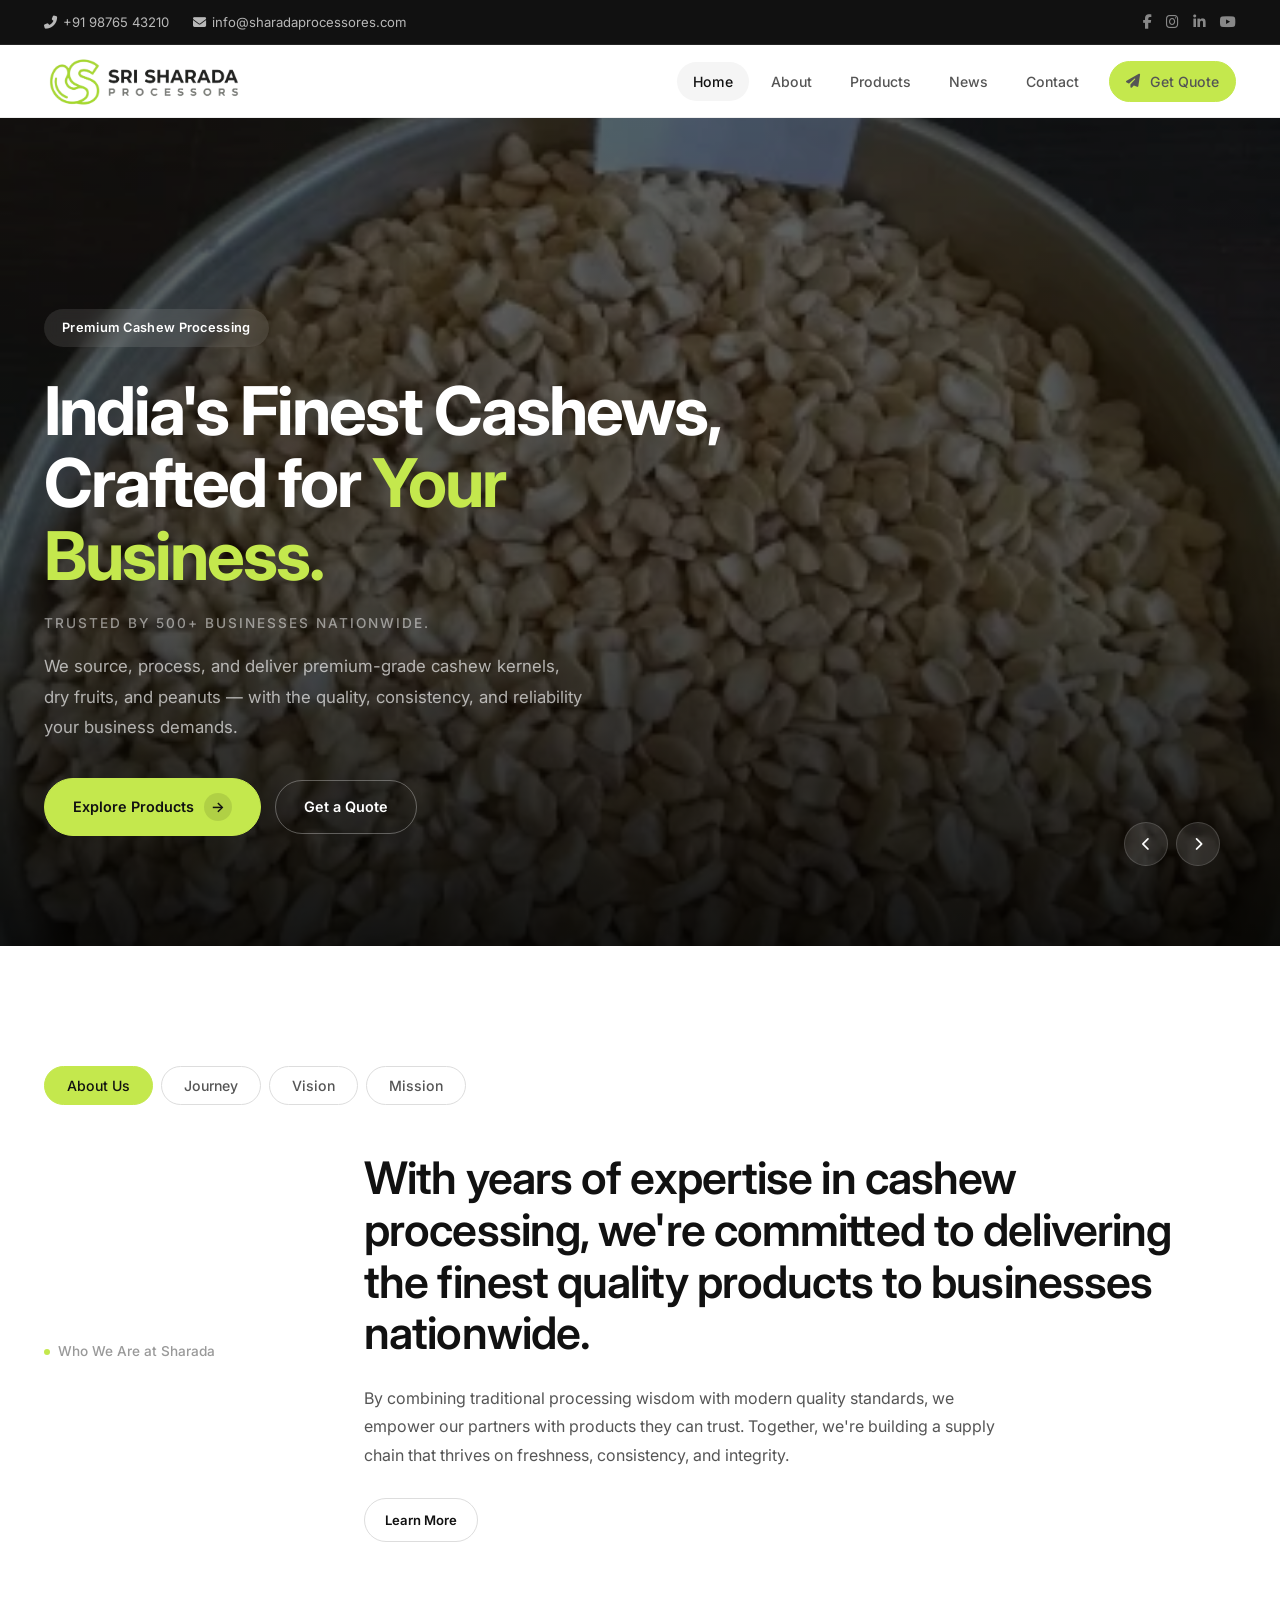
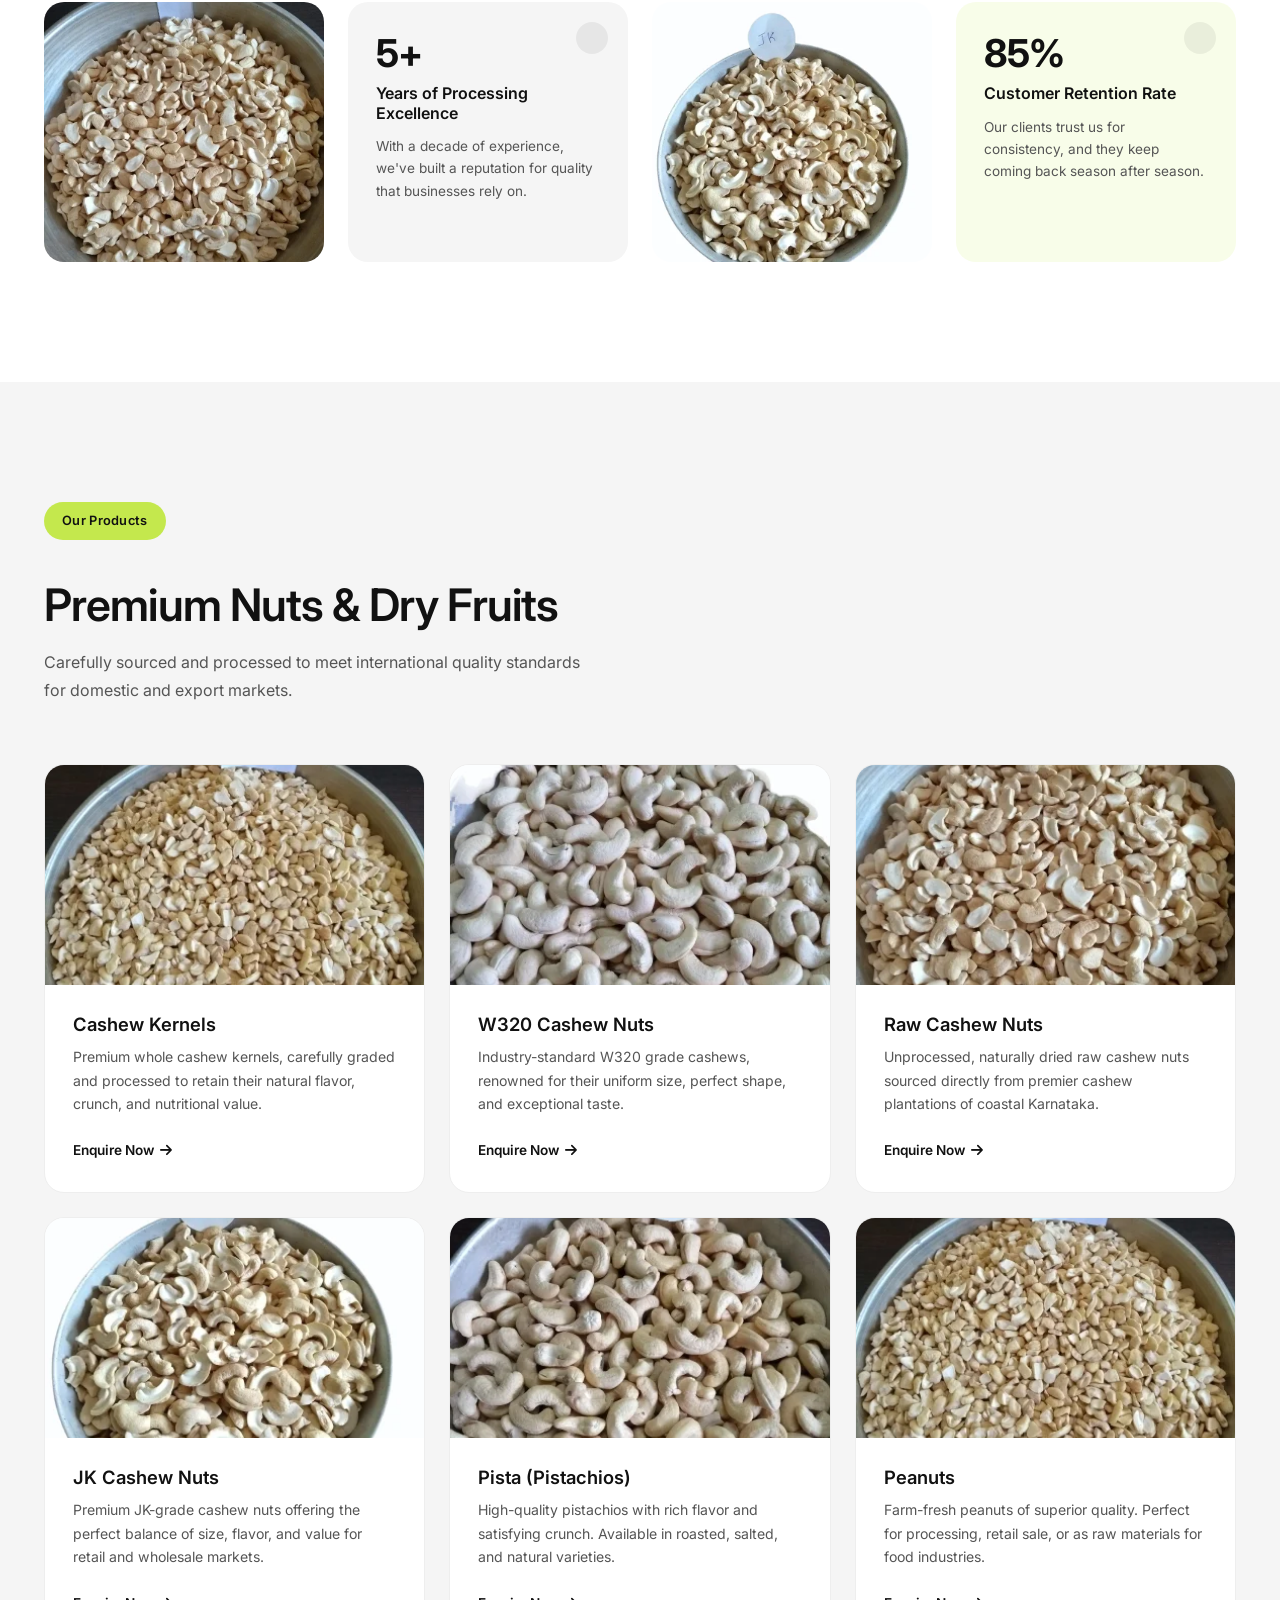
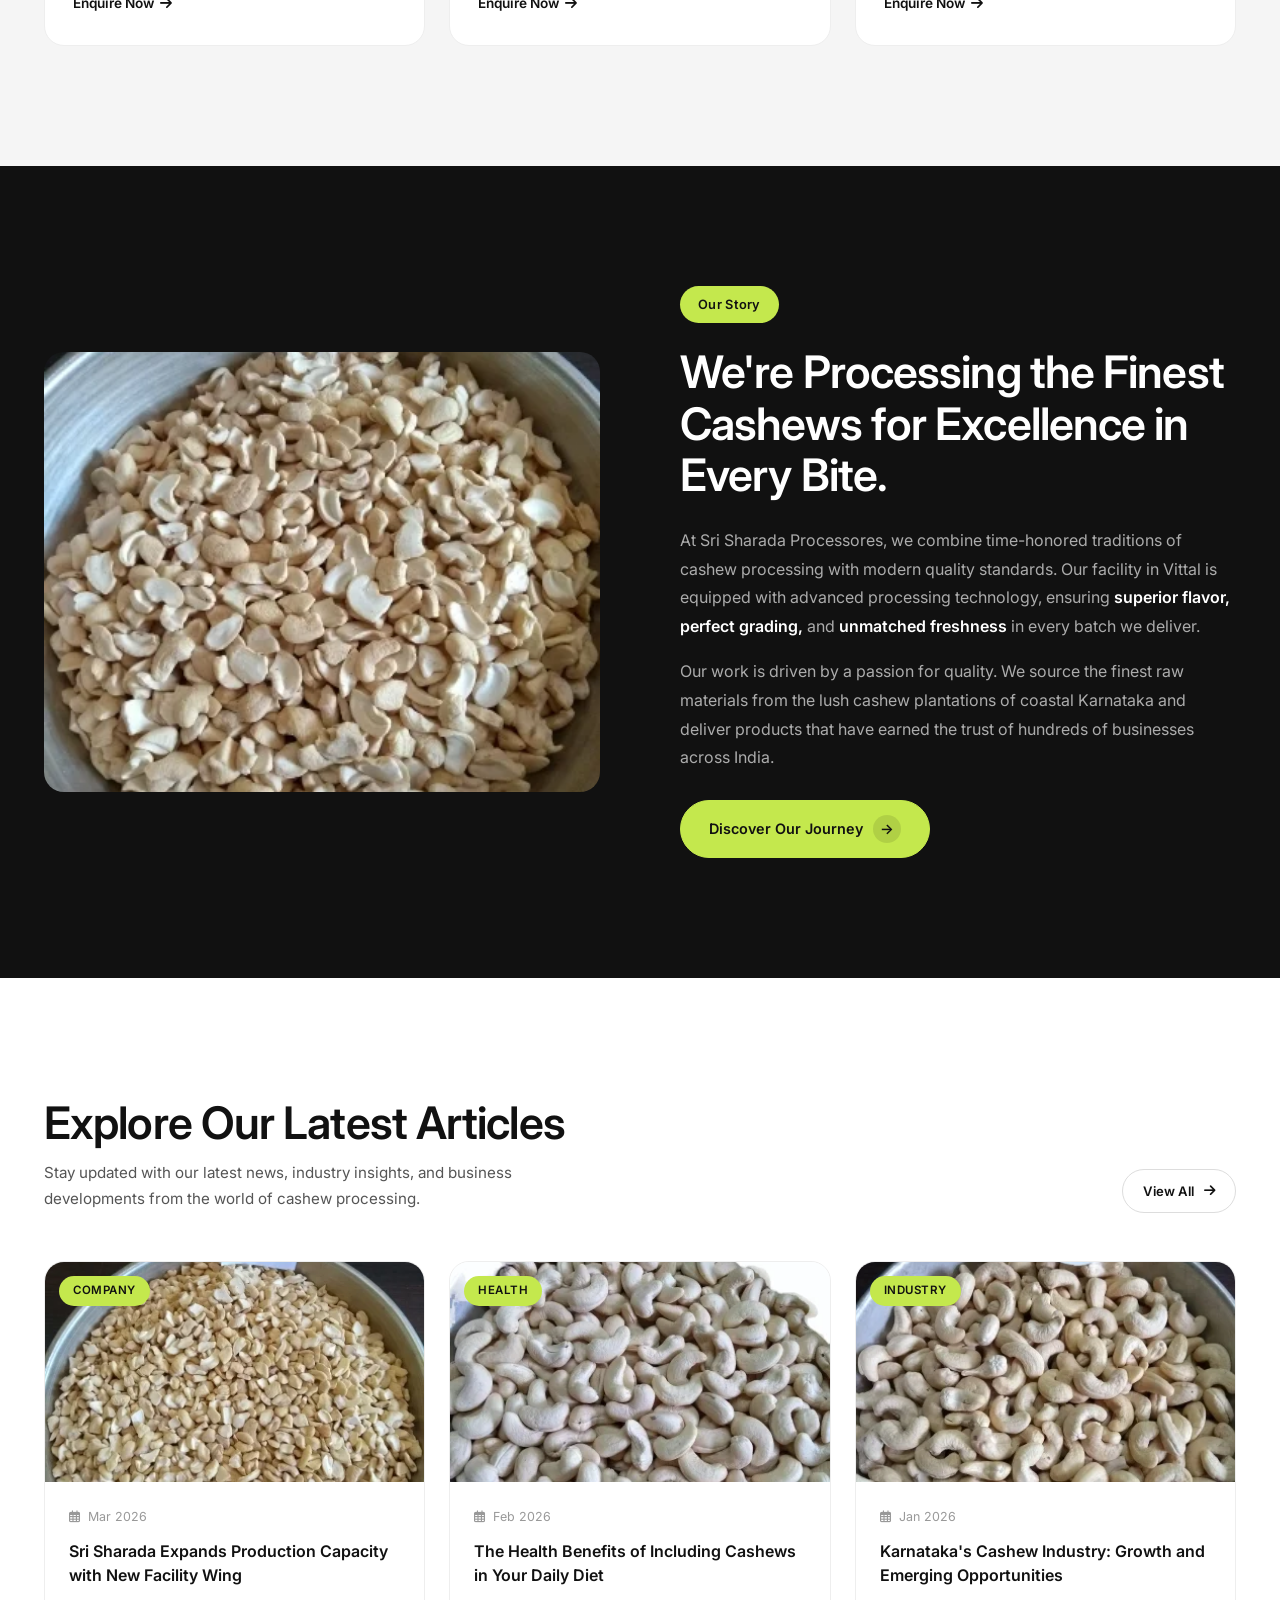
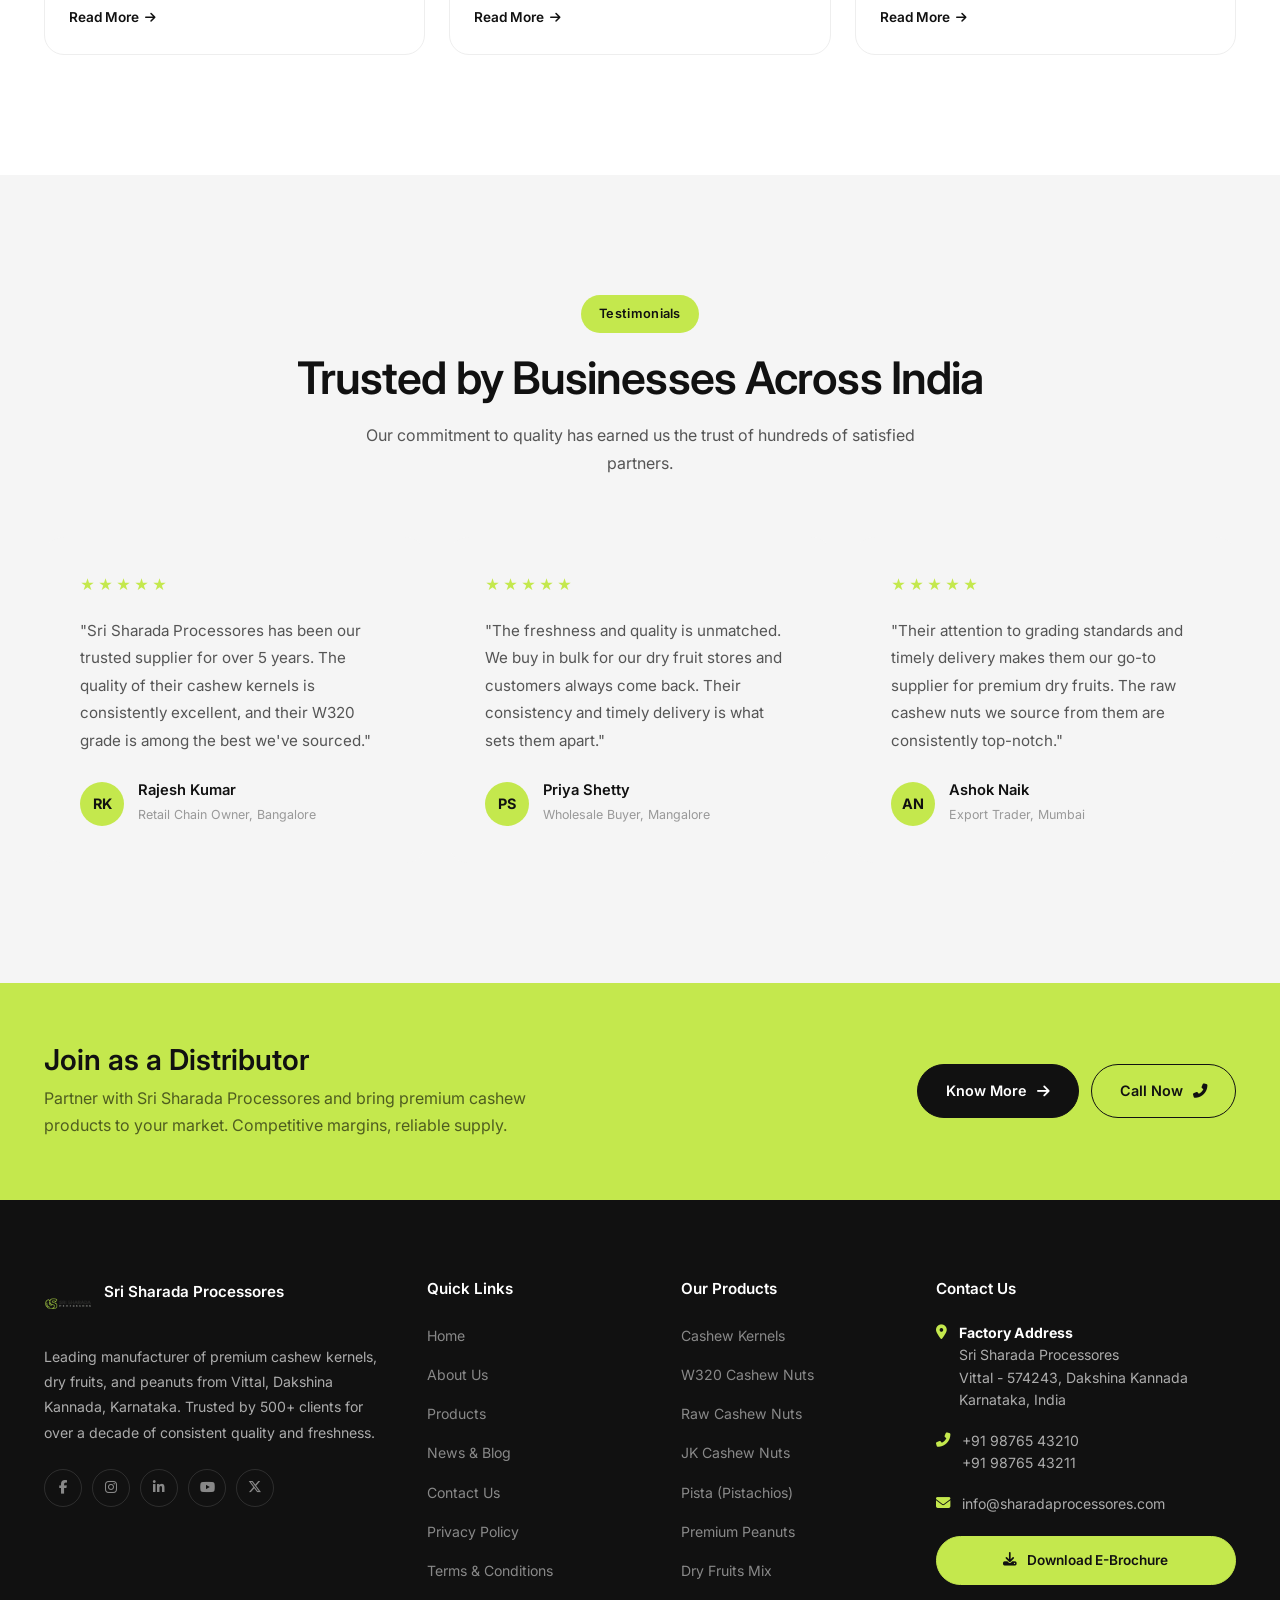
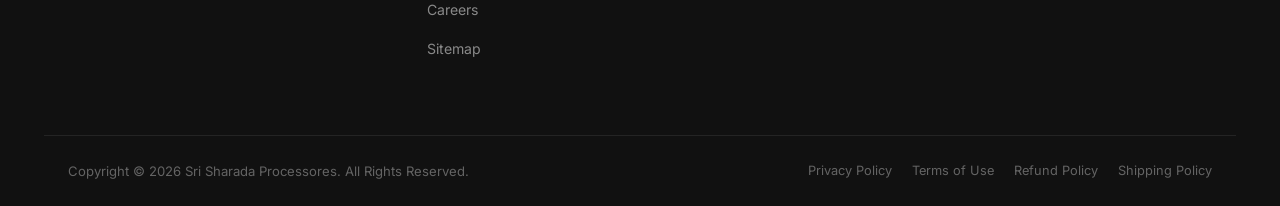
<file: index.html>
<!DOCTYPE html>
<html lang="en">
<head>
  <meta charset="UTF-8">
  <meta name="viewport" content="width=device-width, initial-scale=1.0">
  <title>Sri Sharada Processores — Premium Cashew & Dry Fruit Manufacturers</title>
  <meta name="description" content="Sri Sharada Processores — Leading manufacturer of premium cashew kernels, cashew nuts, dry fruits and peanuts from Vittal, Dakshina Kannada, Karnataka. 10+ years of excellence.">
  <link rel="preconnect" href="https://fonts.googleapis.com">
  <link rel="preconnect" href="https://fonts.gstatic.com" crossorigin>
  <link href="https://fonts.googleapis.com/css2?family=Inter:wght@300;400;500;600;700;800&display=swap" rel="stylesheet">
  <link rel="stylesheet" href="https://cdnjs.cloudflare.com/ajax/libs/font-awesome/6.5.1/css/all.min.css">
  <link rel="icon" type="image/png" href="images/logo.png">
  <link rel="stylesheet" href="css/styles.css">
</head>
<body>

  <!-- Preloader -->
  <div class="preloader" id="preloader"><div class="preloader-dot"></div></div>

  <!-- ====== TOP BAR ====== -->
  <div class="topbar" id="topbar">
    <div class="container">
      <div class="topbar-left">
        <a href="tel:+919876543210"><i class="fas fa-phone-alt"></i> +91 98765 43210</a>
        <a href="mailto:info@sharadaprocessores.com"><i class="fas fa-envelope"></i> info@sharadaprocessores.com</a>
      </div>
      <div class="topbar-right">
        <a href="#" aria-label="Facebook"><i class="fab fa-facebook-f"></i></a>
        <a href="#" aria-label="Instagram"><i class="fab fa-instagram"></i></a>
        <a href="#" aria-label="LinkedIn"><i class="fab fa-linkedin-in"></i></a>
        <a href="#" aria-label="YouTube"><i class="fab fa-youtube"></i></a>
      </div>
    </div>
  </div>

  <!-- ====== NAVBAR ====== -->
  <nav class="navbar" id="navbar">
    <div class="container">
      <a href="index.html" class="nav-logo">
        <div class="nav-logo-icon"><img src="images/logo.png" alt="Sri Sharada Processores"></div>
      </a>
      <div class="nav-links" id="navLinks">
        <a href="index.html" class="active">Home</a>
        <a href="about.html">About</a>
        <a href="products.html">Products</a>
        <a href="news.html">News</a>
        <a href="contact.html">Contact</a>
        <a href="contact.html" class="btn btn--primary btn--sm"><i class="fas fa-paper-plane"></i> Get Quote</a>
      </div>
      <div class="nav-toggle" id="navToggle">
        <span></span><span></span><span></span>
      </div>
    </div>
  </nav>
  <div class="nav-overlay" id="navOverlay"></div>

  <!-- ====== HERO ====== -->
  <section class="hero" id="hero">
    <div class="hero-bg">
      <div class="hero-slide active" data-slide="0">
        <img src="images/cashew-kernels.webp" alt="Premium cashew kernels">
      </div>
      <div class="hero-slide" data-slide="1">
        <img src="images/w320-cashew.webp" alt="W320 Cashew Nuts">
      </div>
      <div class="hero-slide" data-slide="2">
        <img src="images/cashew-320.webp" alt="Cashew 320 grade" style="object-position: center bottom;">
      </div>
    </div>

    <div class="hero-content">
      <div class="container">
        <div class="hero-left">
          <div class="tag tag--dark">Premium Cashew Processing</div>
          <h1 class="hero-title">India's Finest Cashews,<br>Crafted for <span class="hero-title-accent">Your Business.</span></h1>
          <p class="hero-subtitle">Trusted by 500+ businesses nationwide.</p>
          <p class="hero-desc">We source, process, and deliver premium-grade cashew kernels, dry fruits, and peanuts — with the quality, consistency, and reliability your business demands.</p>
          <div class="hero-cta-group">
            <a href="products.html" class="btn btn--primary">Explore Products <span class="arrow">→</span></a>
            <a href="contact.html" class="btn btn--hero-outline">Get a Quote</a>
          </div>
        </div>
      </div>
    </div>

    <div class="hero-slider-nav">
      <button id="heroPrev" aria-label="Previous slide"><i class="fas fa-chevron-left"></i></button>
      <button id="heroNext" aria-label="Next slide"><i class="fas fa-chevron-right"></i></button>
    </div>
  </section>

  <!-- ====== ABOUT SECTION ====== -->
  <section class="about-section section" id="about">
    <div class="container">
      <!-- Tabs -->
      <div class="about-tabs reveal">
        <button class="about-tab active" data-tab="about">About Us</button>
        <button class="about-tab" data-tab="journey">Journey</button>
        <button class="about-tab" data-tab="vision">Vision</button>
        <button class="about-tab" data-tab="mission">Mission</button>
      </div>

      <!-- Tab Content: About Us -->
      <div class="tab-content active" id="tab-about">
        <div class="about-grid reveal">
          <div class="label">Who We Are at Sharada</div>
          <div class="about-main">
            <h2 class="heading-lg">With years of expertise in cashew processing, we're committed to delivering the finest quality products to businesses nationwide.</h2>
            <p>By combining traditional processing wisdom with modern quality standards, we empower our partners with products they can trust. Together, we're building a supply chain that thrives on freshness, consistency, and integrity.</p>
            <a href="about.html" class="btn btn--outline btn--sm">Learn More</a>
          </div>
        </div>

        <!-- Stats Grid -->
        <div class="stats-grid reveal">
          <div class="stats-image">
            <img src="images/cashew-nuts.webp" alt="Premium Cashew Nuts">
          </div>
          <div class="stat-card">
            <a class="arrow-link" href="about.html"><i class="fas fa-arrow-up-right"></i></a>
            <div>
              <h3><span class="counter" data-target="10">0</span>+</h3>
              <h4>Years of Processing Excellence</h4>
              <p>With a decade of experience, we've built a reputation for quality that businesses rely on.</p>
            </div>
          </div>
          <div class="stats-image">
            <img src="images/jk-cashew-nut.webp" alt="JK Cashew Nuts">
          </div>
          <div class="stat-card stat-card--accent">
            <a class="arrow-link" href="about.html"><i class="fas fa-arrow-up-right"></i></a>
            <div>
              <h3>85%</h3>
              <h4>Customer Retention Rate</h4>
              <p>Our clients trust us for consistency, and they keep coming back season after season.</p>
            </div>
          </div>
        </div>
      </div>

      <!-- Tab Content: Journey -->
      <div class="tab-content" id="tab-journey" style="display:none;">
        <div class="about-grid reveal">
          <div class="label">Our Journey</div>
          <div class="about-main">
            <h2 class="heading-lg">From a small processing unit to a trusted industry name — our journey has been driven by quality and dedication.</h2>
            <p>Founded in Vittal, Dakshina Kannada, Sri Sharada Processores started as a modest cashew processing unit. Over the years, we've grown into a full-scale manufacturing operation serving clients across India.</p>
          </div>
        </div>
        <div class="stats-grid reveal">
          <div class="stat-card">
            <div>
              <h3>2014</h3>
              <h4>Founded in Vittal</h4>
              <p>Started operations as a small-scale cashew processor in Dakshina Kannada, Karnataka.</p>
            </div>
          </div>
          <div class="stats-image"><img src="images/w320-cashew.webp" alt="Our growth"></div>
          <div class="stat-card stat-card--accent">
            <div>
              <h3>2019</h3>
              <h4>Expanded Production</h4>
              <p>Upgraded facility with modern equipment, doubling processing capacity to meet growing demand.</p>
            </div>
          </div>
          <div class="stat-card">
            <div>
              <h3>2024</h3>
              <h4>500+ Client Network</h4>
              <p>Built a nationwide distribution network serving retail, wholesale, and export partners.</p>
            </div>
          </div>
        </div>
      </div>

      <!-- Tab Content: Vision -->
      <div class="tab-content" id="tab-vision" style="display:none;">
        <div class="about-grid reveal">
          <div class="label">Our Vision</div>
          <div class="about-main">
            <h2 class="heading-lg">To become India's most trusted name in cashew processing — setting benchmarks for quality, sustainability, and customer satisfaction.</h2>
            <p>We envision a future where every product from Sri Sharada is synonymous with premium quality and responsible sourcing, contributing to a healthier and more sustainable food supply chain.</p>
            <a href="about.html" class="btn btn--outline btn--sm">Read More</a>
          </div>
        </div>
      </div>

      <!-- Tab Content: Mission -->
      <div class="tab-content" id="tab-mission" style="display:none;">
        <div class="about-grid reveal">
          <div class="label">Our Mission</div>
          <div class="about-main">
            <h2 class="heading-lg">To deliver consistently premium cashew and dry fruit products through ethical sourcing, modern processing, and unwavering commitment to excellence.</h2>
            <p>We are committed to ensuring that every kernel, every nut, and every batch meets the highest standards of quality, freshness, and food safety — empowering our partners with products they can confidently offer to their customers.</p>
            <a href="about.html" class="btn btn--outline btn--sm">Read More</a>
          </div>
        </div>
      </div>

    </div>
  </section>

  <!-- ====== PRODUCTS SECTION ====== -->
  <section class="section section--gray" id="products">
    <div class="container">
      <div class="section-header reveal">
        <div class="tag">Our Products</div>
        <h2 class="heading-lg" style="margin-top:20px;">Premium Nuts & Dry Fruits</h2>
        <p>Carefully sourced and processed to meet international quality standards for domestic and export markets.</p>
      </div>

      <div class="products-grid">
        <div class="product-card reveal">
          <div class="product-card-img" style="background: linear-gradient(135deg, #f0ebe3, #e8e0d4);">
            <img src="images/cashew-kernels.webp" alt="Cashew Kernels">
          </div>
          <div class="product-card-body">
            <h3>Cashew Kernels</h3>
            <p>Premium whole cashew kernels, carefully graded and processed to retain their natural flavor, crunch, and nutritional value.</p>
            <a href="contact.html" class="product-card-link">Enquire Now <i class="fas fa-arrow-right"></i></a>
          </div>
        </div>

        <div class="product-card reveal">
          <div class="product-card-img" style="background: linear-gradient(135deg, #fef3e2, #fce8c8);">
            <img src="images/w320-cashew.webp" alt="W320 Cashew Nuts">
          </div>
          <div class="product-card-body">
            <h3>W320 Cashew Nuts</h3>
            <p>Industry-standard W320 grade cashews, renowned for their uniform size, perfect shape, and exceptional taste.</p>
            <a href="contact.html" class="product-card-link">Enquire Now <i class="fas fa-arrow-right"></i></a>
          </div>
        </div>

        <div class="product-card reveal">
          <div class="product-card-img" style="background: linear-gradient(135deg, #e8f5e9, #c8e6c9);">
            <img src="images/cashew-nuts.webp" alt="Raw Cashew Nuts">
          </div>
          <div class="product-card-body">
            <h3>Raw Cashew Nuts</h3>
            <p>Unprocessed, naturally dried raw cashew nuts sourced directly from premier cashew plantations of coastal Karnataka.</p>
            <a href="contact.html" class="product-card-link">Enquire Now <i class="fas fa-arrow-right"></i></a>
          </div>
        </div>

        <div class="product-card reveal">
          <div class="product-card-img" style="background: linear-gradient(135deg, #fff8e1, #ffecb3);">
            <img src="images/jk-cashew-nut.webp" alt="JK Cashew Nuts">
          </div>
          <div class="product-card-body">
            <h3>JK Cashew Nuts</h3>
            <p>Premium JK-grade cashew nuts offering the perfect balance of size, flavor, and value for retail and wholesale markets.</p>
            <a href="contact.html" class="product-card-link">Enquire Now <i class="fas fa-arrow-right"></i></a>
          </div>
        </div>

        <div class="product-card reveal">
          <div class="product-card-img" style="background: linear-gradient(135deg, #e8eaf6, #c5cae9);">
            <img src="images/cashew-320.webp" alt="Pista">
          </div>
          <div class="product-card-body">
            <h3>Pista (Pistachios)</h3>
            <p>High-quality pistachios with rich flavor and satisfying crunch. Available in roasted, salted, and natural varieties.</p>
            <a href="contact.html" class="product-card-link">Enquire Now <i class="fas fa-arrow-right"></i></a>
          </div>
        </div>

        <div class="product-card reveal">
          <div class="product-card-img" style="background: linear-gradient(135deg, #fbe9e7, #ffccbc);">
            <img src="images/cashew-kernels.webp" alt="Peanuts">
          </div>
          <div class="product-card-body">
            <h3>Peanuts</h3>
            <p>Farm-fresh peanuts of superior quality. Perfect for processing, retail sale, or as raw materials for food industries.</p>
            <a href="contact.html" class="product-card-link">Enquire Now <i class="fas fa-arrow-right"></i></a>
          </div>
        </div>
      </div>
    </div>
  </section>

  <!-- ====== BRAND STORY ====== -->
  <section class="brand-story" id="story">
    <div class="container">
      <div class="brand-story-grid">
        <div class="brand-story-image reveal-left">
          <img src="images/cashew-nuts.webp" alt="Our processing team">
        </div>
        <div class="brand-story-content reveal-right">
          <div class="tag">Our Story</div>
          <h2 class="heading-lg">We're Processing the Finest Cashews for Excellence in Every Bite.</h2>
          <p>At Sri Sharada Processores, we combine time-honored traditions of cashew processing with modern quality standards. Our facility in Vittal is equipped with advanced processing technology, ensuring <strong>superior flavor, perfect grading,</strong> and <strong>unmatched freshness</strong> in every batch we deliver.</p>
          <p>Our work is driven by a passion for quality. We source the finest raw materials from the lush cashew plantations of coastal Karnataka and deliver products that have earned the trust of hundreds of businesses across India.</p>
          <a href="about.html" class="btn btn--primary" style="margin-top:12px;">Discover Our Journey <span class="arrow">→</span></a>
        </div>
      </div>
    </div>
  </section>

  <!-- ====== NEWS SECTION ====== -->
  <section class="section" id="news">
    <div class="container">
      <div class="news-section-header reveal">
        <div>
          <h2 class="heading-lg">Explore Our Latest Articles</h2>
          <p class="news-section-desc">Stay updated with our latest news, industry insights, and business developments from the world of cashew processing.</p>
        </div>
        <a href="news.html" class="btn btn--outline btn--sm">View All <i class="fas fa-arrow-right"></i></a>
      </div>

      <div class="news-box-grid reveal">
        <div class="news-box-card">
          <div class="news-box-img">
            <img src="images/cashew-kernels.webp" alt="Sri Sharada Expands Production">
            <span class="news-box-badge">Company</span>
          </div>
          <div class="news-box-body">
            <div class="news-box-meta">
              <span><i class="far fa-calendar-alt"></i> Mar 2026</span>
            </div>
            <h3><a href="news.html">Sri Sharada Expands Production Capacity with New Facility Wing</a></h3>
            <a href="news.html" class="news-box-readmore">Read More <i class="fas fa-arrow-right"></i></a>
          </div>
        </div>

        <div class="news-box-card">
          <div class="news-box-img">
            <img src="images/w320-cashew.webp" alt="Cashew Health Benefits">
            <span class="news-box-badge">Health</span>
          </div>
          <div class="news-box-body">
            <div class="news-box-meta">
              <span><i class="far fa-calendar-alt"></i> Feb 2026</span>
            </div>
            <h3><a href="news.html">The Health Benefits of Including Cashews in Your Daily Diet</a></h3>
            <a href="news.html" class="news-box-readmore">Read More <i class="fas fa-arrow-right"></i></a>
          </div>
        </div>

        <div class="news-box-card">
          <div class="news-box-img">
            <img src="images/cashew-320.webp" alt="Karnataka Cashew Industry">
            <span class="news-box-badge">Industry</span>
          </div>
          <div class="news-box-body">
            <div class="news-box-meta">
              <span><i class="far fa-calendar-alt"></i> Jan 2026</span>
            </div>
            <h3><a href="news.html">Karnataka's Cashew Industry: Growth and Emerging Opportunities</a></h3>
            <a href="news.html" class="news-box-readmore">Read More <i class="fas fa-arrow-right"></i></a>
          </div>
        </div>
      </div>
    </div>
  </section>

  <!-- ====== TESTIMONIALS ====== -->
  <section class="section section--gray" id="testimonials">
    <div class="container">
      <div class="section-header center reveal">
        <div class="tag" style="margin: 0 auto 20px;">Testimonials</div>
        <h2 class="heading-lg">Trusted by Businesses Across India</h2>
        <p>Our commitment to quality has earned us the trust of hundreds of satisfied partners.</p>
      </div>
      <div class="testimonials-grid">
        <div class="testimonial-card reveal">
          <div class="testimonial-stars">★★★★★</div>
          <blockquote>"Sri Sharada Processores has been our trusted supplier for over 5 years. The quality of their cashew kernels is consistently excellent, and their W320 grade is among the best we've sourced."</blockquote>
          <div class="testimonial-author">
            <div class="testimonial-avatar">RK</div>
            <div>
              <h4>Rajesh Kumar</h4>
              <span>Retail Chain Owner, Bangalore</span>
            </div>
          </div>
        </div>
        <div class="testimonial-card reveal">
          <div class="testimonial-stars">★★★★★</div>
          <blockquote>"The freshness and quality is unmatched. We buy in bulk for our dry fruit stores and customers always come back. Their consistency and timely delivery is what sets them apart."</blockquote>
          <div class="testimonial-author">
            <div class="testimonial-avatar">PS</div>
            <div>
              <h4>Priya Shetty</h4>
              <span>Wholesale Buyer, Mangalore</span>
            </div>
          </div>
        </div>
        <div class="testimonial-card reveal">
          <div class="testimonial-stars">★★★★★</div>
          <blockquote>"Their attention to grading standards and timely delivery makes them our go-to supplier for premium dry fruits. The raw cashew nuts we source from them are consistently top-notch."</blockquote>
          <div class="testimonial-author">
            <div class="testimonial-avatar">AN</div>
            <div>
              <h4>Ashok Naik</h4>
              <span>Export Trader, Mumbai</span>
            </div>
          </div>
        </div>
      </div>
    </div>
  </section>

  <!-- ====== DISTRIBUTOR CTA ====== -->
  <section class="distributor">
    <div class="container">
      <div>
        <h2>Join as a Distributor</h2>
        <p>Partner with Sri Sharada Processores and bring premium cashew products to your market. Competitive margins, reliable supply.</p>
      </div>
      <div class="btn-group">
        <a href="contact.html" class="btn btn--dark">Know More <i class="fas fa-arrow-right"></i></a>
        <a href="tel:+919876543210" class="btn btn--outline" style="border-color: var(--black); color: var(--black);">Call Now <i class="fas fa-phone-alt"></i></a>
      </div>
    </div>
  </section>

  <!-- ====== FOOTER ====== -->
  <footer class="footer">
    <div class="container">
      <div class="footer-grid">
        <div class="footer-col footer-about">
          <div class="footer-brand">
            <div class="footer-logo-img"><img src="images/logo.png" alt="Sri Sharada Logo"></div>
            <h4>Sri Sharada Processores</h4>
          </div>
          <p>Leading manufacturer of premium cashew kernels, dry fruits, and peanuts from Vittal, Dakshina Kannada, Karnataka. Trusted by 500+ clients for over a decade of consistent quality and freshness.</p>
          <div class="footer-social">
            <a href="#"><i class="fab fa-facebook-f"></i></a>
            <a href="#"><i class="fab fa-instagram"></i></a>
            <a href="#"><i class="fab fa-linkedin-in"></i></a>
            <a href="#"><i class="fab fa-youtube"></i></a>
            <a href="#"><i class="fab fa-x-twitter"></i></a>
          </div>
        </div>
        <div class="footer-col">
          <h4>Quick Links</h4>
          <ul class="footer-links">
            <li><a href="index.html">Home</a></li>
            <li><a href="about.html">About Us</a></li>
            <li><a href="products.html">Products</a></li>
            <li><a href="news.html">News & Blog</a></li>
            <li><a href="contact.html">Contact Us</a></li>
            <li><a href="#">Privacy Policy</a></li>
            <li><a href="#">Terms & Conditions</a></li>
            <li><a href="#">Careers</a></li>
            <li><a href="#">Sitemap</a></li>
          </ul>
        </div>
        <div class="footer-col">
          <h4>Our Products</h4>
          <ul class="footer-links">
            <li><a href="products.html">Cashew Kernels</a></li>
            <li><a href="products.html">W320 Cashew Nuts</a></li>
            <li><a href="products.html">Raw Cashew Nuts</a></li>
            <li><a href="products.html">JK Cashew Nuts</a></li>
            <li><a href="products.html">Pista (Pistachios)</a></li>
            <li><a href="products.html">Premium Peanuts</a></li>
            <li><a href="products.html">Dry Fruits Mix</a></li>
          </ul>
        </div>
        <div class="footer-col">
          <h4>Contact Us</h4>
          <div class="footer-contact-item">
            <i class="fas fa-map-marker-alt"></i>
            <p><strong style="color:var(--white)">Factory Address</strong><br>Sri Sharada Processores<br>Vittal - 574243, Dakshina Kannada<br>Karnataka, India</p>
          </div>
          <div class="footer-contact-item">
            <i class="fas fa-phone-alt"></i>
            <p><a href="tel:+919876543210">+91 98765 43210</a><br><a href="tel:+919876543211">+91 98765 43211</a></p>
          </div>
          <div class="footer-contact-item">
            <i class="fas fa-envelope"></i>
            <p><a href="mailto:info@sharadaprocessores.com">info@sharadaprocessores.com</a></p>
          </div>
          <div class="footer-brochure">
            <a href="#" class="btn btn--primary btn--sm"><i class="fas fa-download"></i> Download E-Brochure</a>
          </div>
        </div>
      </div>
      <div class="footer-bottom">
        <div class="container">
          <p>Copyright © 2026 Sri Sharada Processores. All Rights Reserved.</p>
          <div class="footer-bottom-links">
            <a href="#">Privacy Policy</a>
            <a href="#">Terms of Use</a>
            <a href="#">Refund Policy</a>
            <a href="#">Shipping Policy</a>
          </div>
        </div>
      </div>
    </div>
  </footer>

  <button class="scroll-top" id="scrollTop" aria-label="Scroll to top"><i class="fas fa-chevron-up"></i></button>

  <script src="js/main.js"></script>
</body>
</html>
</file>
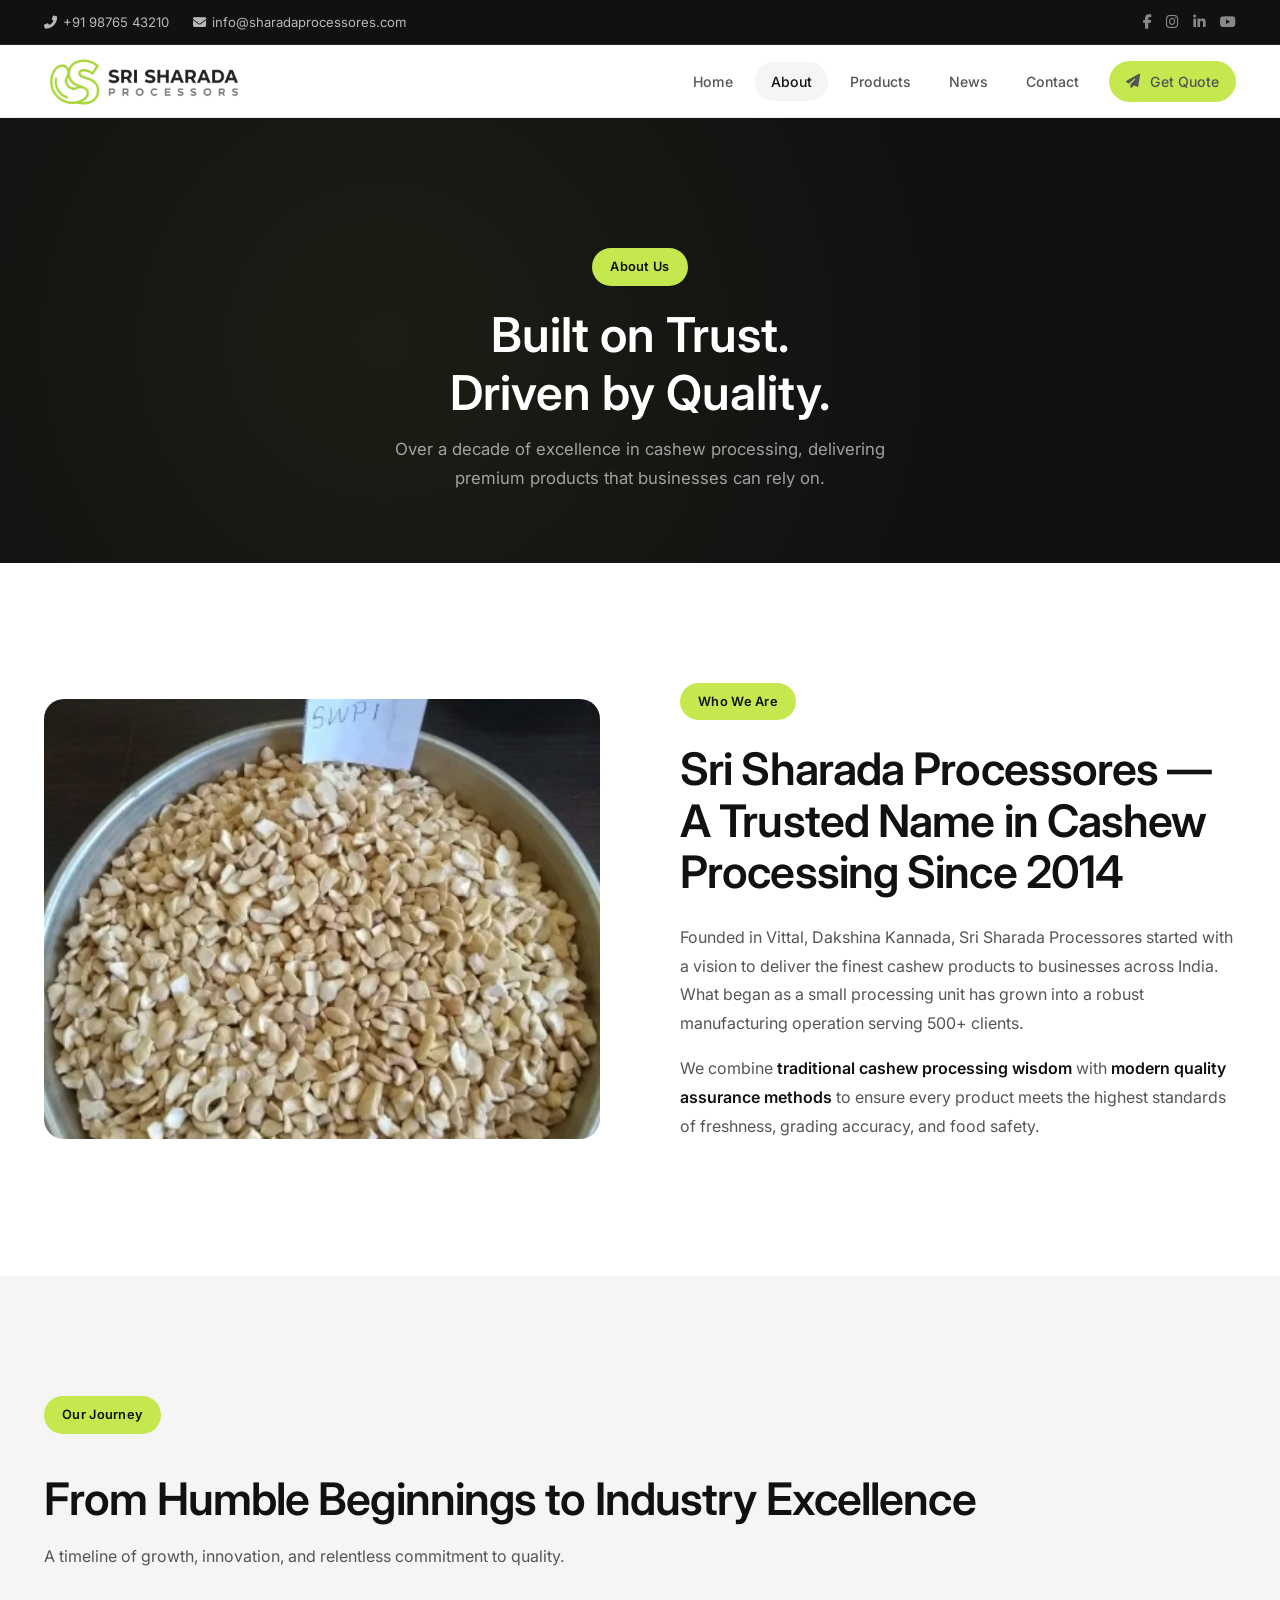
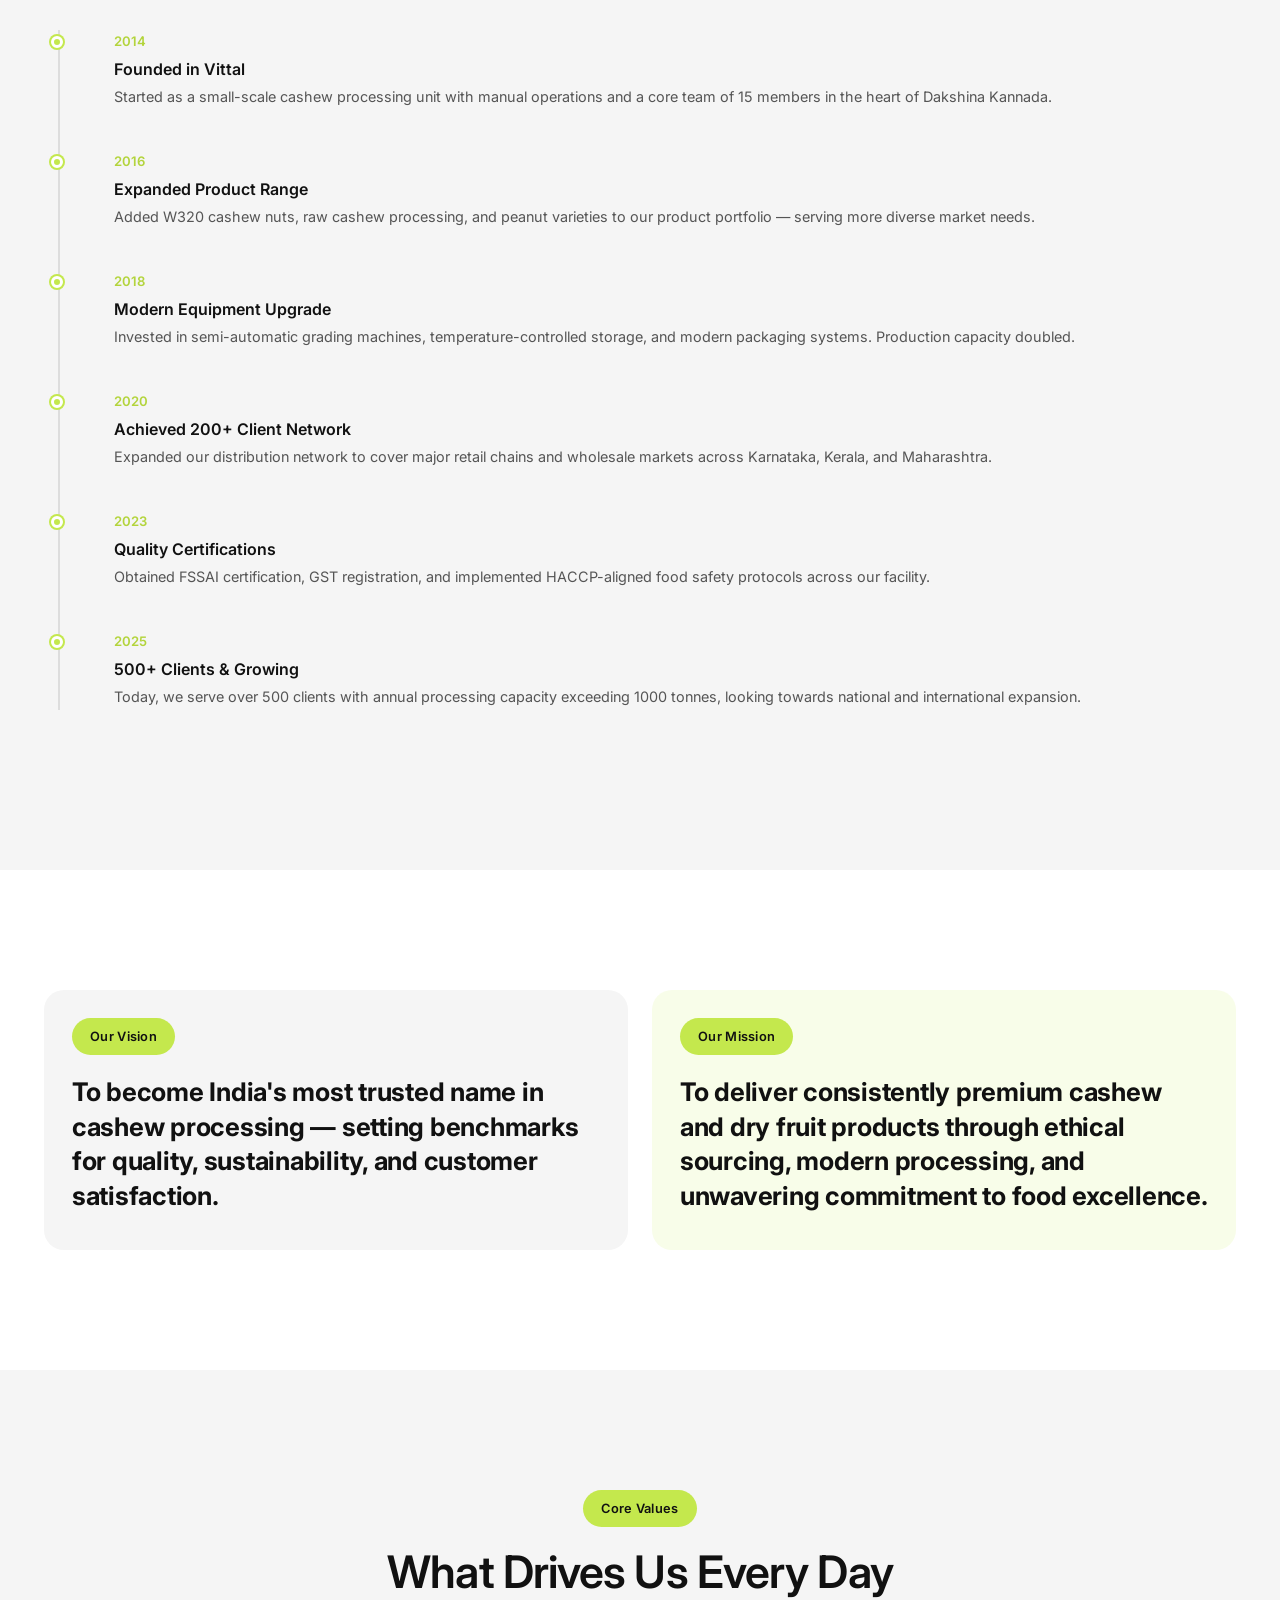
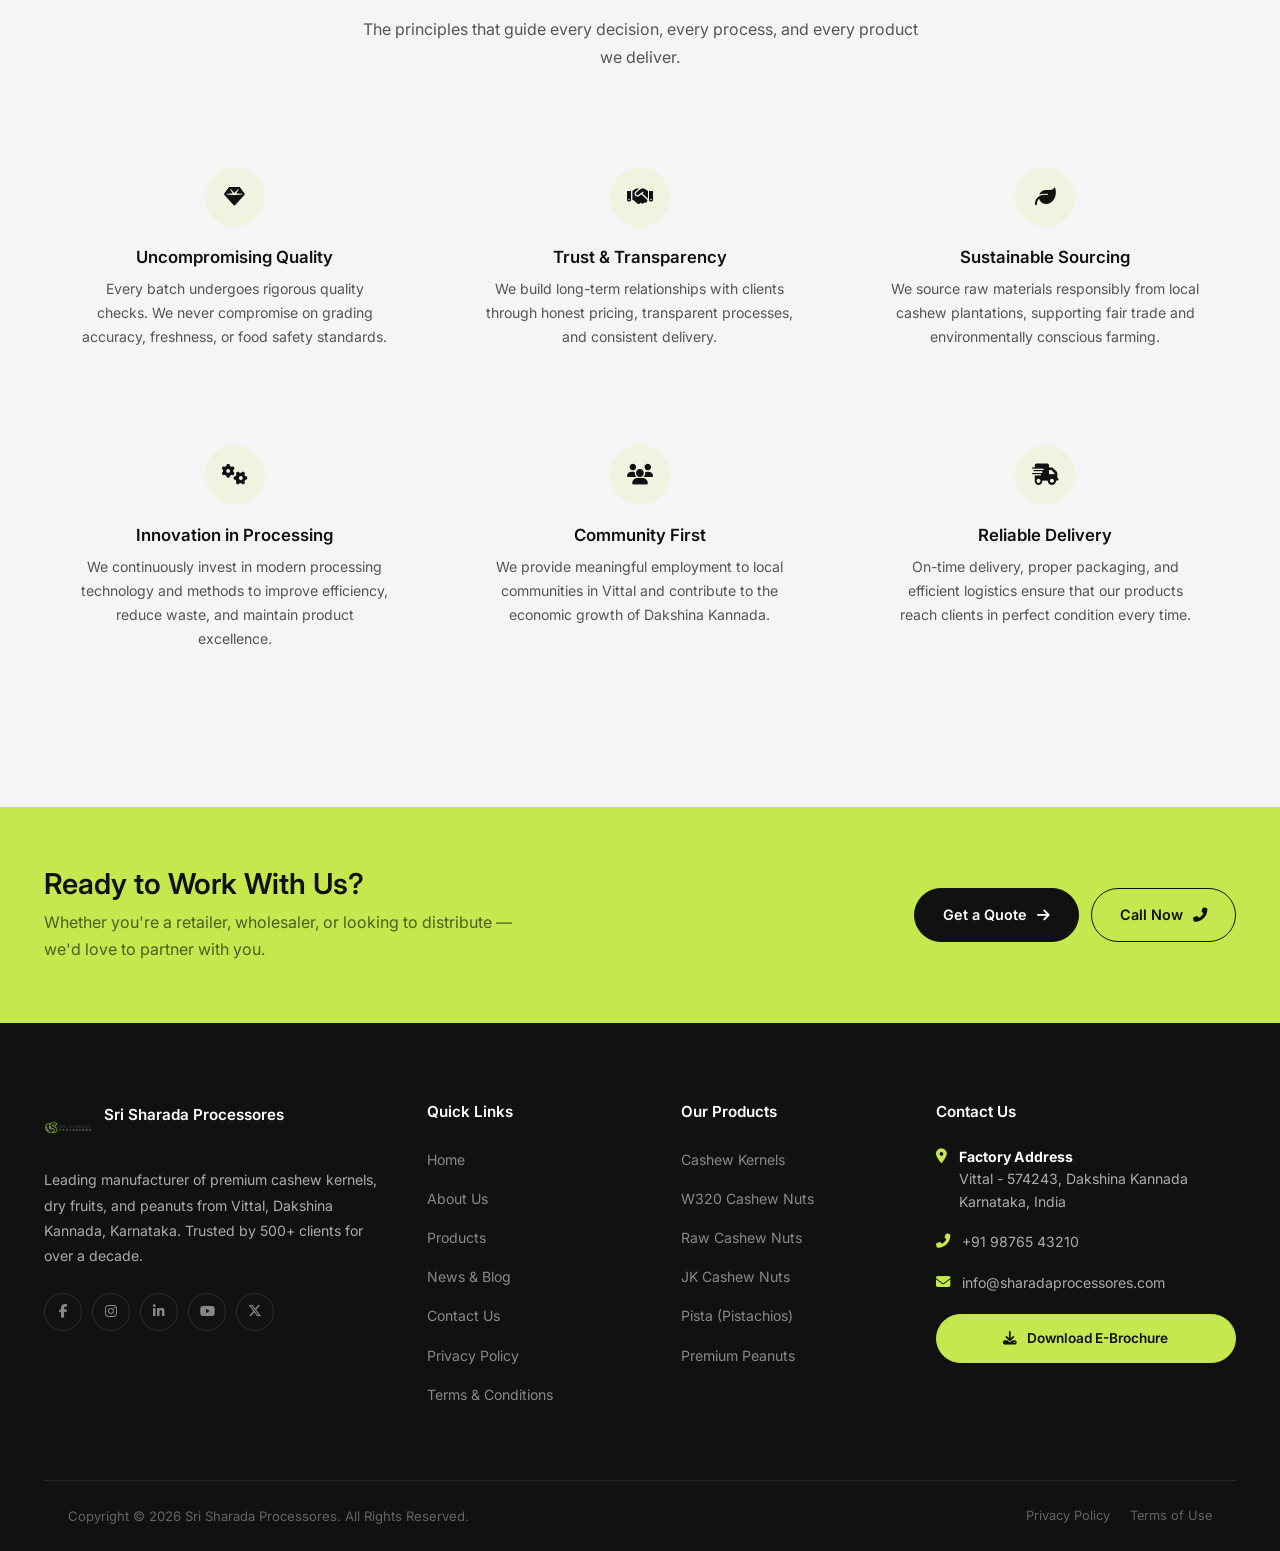
<file: about.html>
<!DOCTYPE html>
<html lang="en">
<head>
  <meta charset="UTF-8">
  <meta name="viewport" content="width=device-width, initial-scale=1.0">
  <title>About Us — Sri Sharada Processores</title>
  <meta name="description" content="Learn about Sri Sharada Processores — our journey, vision, mission, and commitment to premium cashew processing in Vittal, Karnataka.">
  <link rel="preconnect" href="https://fonts.googleapis.com">
  <link rel="preconnect" href="https://fonts.gstatic.com" crossorigin>
  <link href="https://fonts.googleapis.com/css2?family=Inter:wght@300;400;500;600;700;800&display=swap" rel="stylesheet">
  <link rel="stylesheet" href="https://cdnjs.cloudflare.com/ajax/libs/font-awesome/6.5.1/css/all.min.css">
  <link rel="icon" type="image/png" href="images/logo.png">
  <link rel="stylesheet" href="css/styles.css">
</head>
<body>

  <!-- Preloader -->
  <div class="preloader" id="preloader"><div class="preloader-dot"></div></div>

  <!-- ====== TOP BAR ====== -->
  <div class="topbar" id="topbar">
    <div class="container">
      <div class="topbar-left">
        <a href="tel:+919876543210"><i class="fas fa-phone-alt"></i> +91 98765 43210</a>
        <a href="mailto:info@sharadaprocessores.com"><i class="fas fa-envelope"></i> info@sharadaprocessores.com</a>
      </div>
      <div class="topbar-right">
        <a href="#"><i class="fab fa-facebook-f"></i></a>
        <a href="#"><i class="fab fa-instagram"></i></a>
        <a href="#"><i class="fab fa-linkedin-in"></i></a>
        <a href="#"><i class="fab fa-youtube"></i></a>
      </div>
    </div>
  </div>

  <!-- ====== NAVBAR ====== -->
  <nav class="navbar" id="navbar">
    <div class="container">
      <a href="index.html" class="nav-logo">
        <div class="nav-logo-icon"><img src="images/logo.png" alt="Sri Sharada Processores"></div>
      </a>
      <div class="nav-links" id="navLinks">
        <a href="index.html">Home</a>
        <a href="about.html" class="active">About</a>
        <a href="products.html">Products</a>
        <a href="news.html">News</a>
        <a href="contact.html">Contact</a>
        <a href="contact.html" class="btn btn--primary btn--sm"><i class="fas fa-paper-plane"></i> Get Quote</a>
      </div>
      <div class="nav-toggle" id="navToggle"><span></span><span></span><span></span></div>
    </div>
  </nav>
  <div class="nav-overlay" id="navOverlay"></div>

  <!-- ====== PAGE HERO ====== -->
  <section class="page-hero">
    <div class="container">
      <div class="tag">About Us</div>
      <h1>Built on Trust.<br>Driven by Quality.</h1>
      <p>Over a decade of excellence in cashew processing, delivering premium products that businesses can rely on.</p>
    </div>
  </section>

  <!-- ====== WHO WE ARE ====== -->
  <section class="section">
    <div class="container">
      <div class="brand-story-grid">
        <div class="brand-story-image reveal-left">
          <img src="images/cashew-kernels.webp" alt="Sri Sharada Processing Facility">
        </div>
        <div class="brand-story-content reveal-right" style="color: var(--text-primary);">
          <div class="tag">Who We Are</div>
          <h2 class="heading-lg" style="color: var(--text-primary);">Sri Sharada Processores — A Trusted Name in Cashew Processing Since 2014</h2>
          <p style="color: var(--text-secondary);">Founded in Vittal, Dakshina Kannada, Sri Sharada Processores started with a vision to deliver the finest cashew products to businesses across India. What began as a small processing unit has grown into a robust manufacturing operation serving 500+ clients.</p>
          <p style="color: var(--text-secondary);">We combine <strong style="color: var(--text-primary);">traditional cashew processing wisdom</strong> with <strong style="color: var(--text-primary);">modern quality assurance methods</strong> to ensure every product meets the highest standards of freshness, grading accuracy, and food safety.</p>
        </div>
      </div>
    </div>
  </section>

  <!-- ====== OUR JOURNEY ====== -->
  <section class="section section--gray">
    <div class="container">
      <div class="section-header reveal">
        <div class="tag">Our Journey</div>
        <h2 class="heading-lg" style="margin-top: 20px;">From Humble Beginnings to Industry Excellence</h2>
        <p>A timeline of growth, innovation, and relentless commitment to quality.</p>
      </div>

      <div class="timeline reveal">
        <div class="timeline-item">
          <div class="year">2014</div>
          <h4>Founded in Vittal</h4>
          <p>Started as a small-scale cashew processing unit with manual operations and a core team of 15 members in the heart of Dakshina Kannada.</p>
        </div>
        <div class="timeline-item">
          <div class="year">2016</div>
          <h4>Expanded Product Range</h4>
          <p>Added W320 cashew nuts, raw cashew processing, and peanut varieties to our product portfolio — serving more diverse market needs.</p>
        </div>
        <div class="timeline-item">
          <div class="year">2018</div>
          <h4>Modern Equipment Upgrade</h4>
          <p>Invested in semi-automatic grading machines, temperature-controlled storage, and modern packaging systems. Production capacity doubled.</p>
        </div>
        <div class="timeline-item">
          <div class="year">2020</div>
          <h4>Achieved 200+ Client Network</h4>
          <p>Expanded our distribution network to cover major retail chains and wholesale markets across Karnataka, Kerala, and Maharashtra.</p>
        </div>
        <div class="timeline-item">
          <div class="year">2023</div>
          <h4>Quality Certifications</h4>
          <p>Obtained FSSAI certification, GST registration, and implemented HACCP-aligned food safety protocols across our facility.</p>
        </div>
        <div class="timeline-item">
          <div class="year">2025</div>
          <h4>500+ Clients & Growing</h4>
          <p>Today, we serve over 500 clients with annual processing capacity exceeding 1000 tonnes, looking towards national and international expansion.</p>
        </div>
      </div>
    </div>
  </section>

  <!-- ====== VISION & MISSION ====== -->
  <section class="section">
    <div class="container">
      <div class="stats-grid reveal">
        <div class="stat-card" style="grid-column: span 2;">
          <div>
            <div class="tag" style="margin-bottom: 20px;">Our Vision</div>
            <h3 style="font-size: 1.6rem; line-height: 1.35; letter-spacing: -0.01em;">To become India's most trusted name in cashew processing — setting benchmarks for quality, sustainability, and customer satisfaction.</h3>
          </div>
        </div>
        <div class="stat-card stat-card--accent" style="grid-column: span 2;">
          <div>
            <div class="tag" style="margin-bottom: 20px;">Our Mission</div>
            <h3 style="font-size: 1.6rem; line-height: 1.35; letter-spacing: -0.01em;">To deliver consistently premium cashew and dry fruit products through ethical sourcing, modern processing, and unwavering commitment to food excellence.</h3>
          </div>
        </div>
      </div>
    </div>
  </section>

  <!-- ====== OUR VALUES ====== -->
  <section class="section section--gray">
    <div class="container">
      <div class="section-header center reveal">
        <div class="tag" style="margin: 0 auto 20px;">Core Values</div>
        <h2 class="heading-lg">What Drives Us Every Day</h2>
        <p>The principles that guide every decision, every process, and every product we deliver.</p>
      </div>
      <div class="values-grid">
        <div class="value-card reveal">
          <div class="value-icon"><i class="fas fa-gem"></i></div>
          <h4>Uncompromising Quality</h4>
          <p>Every batch undergoes rigorous quality checks. We never compromise on grading accuracy, freshness, or food safety standards.</p>
        </div>
        <div class="value-card reveal">
          <div class="value-icon"><i class="fas fa-handshake"></i></div>
          <h4>Trust & Transparency</h4>
          <p>We build long-term relationships with clients through honest pricing, transparent processes, and consistent delivery.</p>
        </div>
        <div class="value-card reveal">
          <div class="value-icon"><i class="fas fa-leaf"></i></div>
          <h4>Sustainable Sourcing</h4>
          <p>We source raw materials responsibly from local cashew plantations, supporting fair trade and environmentally conscious farming.</p>
        </div>
        <div class="value-card reveal">
          <div class="value-icon"><i class="fas fa-cogs"></i></div>
          <h4>Innovation in Processing</h4>
          <p>We continuously invest in modern processing technology and methods to improve efficiency, reduce waste, and maintain product excellence.</p>
        </div>
        <div class="value-card reveal">
          <div class="value-icon"><i class="fas fa-users"></i></div>
          <h4>Community First</h4>
          <p>We provide meaningful employment to local communities in Vittal and contribute to the economic growth of Dakshina Kannada.</p>
        </div>
        <div class="value-card reveal">
          <div class="value-icon"><i class="fas fa-truck-fast"></i></div>
          <h4>Reliable Delivery</h4>
          <p>On-time delivery, proper packaging, and efficient logistics ensure that our products reach clients in perfect condition every time.</p>
        </div>
      </div>
    </div>
  </section>

  <!-- ====== DISTRIBUTOR CTA ====== -->
  <section class="distributor">
    <div class="container">
      <div>
        <h2>Ready to Work With Us?</h2>
        <p>Whether you're a retailer, wholesaler, or looking to distribute — we'd love to partner with you.</p>
      </div>
      <div class="btn-group">
        <a href="contact.html" class="btn btn--dark">Get a Quote <i class="fas fa-arrow-right"></i></a>
        <a href="tel:+919876543210" class="btn btn--outline" style="border-color: var(--black); color: var(--black);">Call Now <i class="fas fa-phone-alt"></i></a>
      </div>
    </div>
  </section>

  <!-- ====== FOOTER ====== -->
  <footer class="footer">
    <div class="container">
      <div class="footer-grid">
        <div class="footer-col footer-about">
          <div class="footer-brand">
            <div class="footer-logo-img"><img src="images/logo.png" alt="Sri Sharada Logo"></div>
            <h4>Sri Sharada Processores</h4>
          </div>
          <p>Leading manufacturer of premium cashew kernels, dry fruits, and peanuts from Vittal, Dakshina Kannada, Karnataka. Trusted by 500+ clients for over a decade.</p>
          <div class="footer-social">
            <a href="#"><i class="fab fa-facebook-f"></i></a>
            <a href="#"><i class="fab fa-instagram"></i></a>
            <a href="#"><i class="fab fa-linkedin-in"></i></a>
            <a href="#"><i class="fab fa-youtube"></i></a>
            <a href="#"><i class="fab fa-x-twitter"></i></a>
          </div>
        </div>
        <div class="footer-col">
          <h4>Quick Links</h4>
          <ul class="footer-links">
            <li><a href="index.html">Home</a></li>
            <li><a href="about.html">About Us</a></li>
            <li><a href="products.html">Products</a></li>
            <li><a href="news.html">News & Blog</a></li>
            <li><a href="contact.html">Contact Us</a></li>
            <li><a href="#">Privacy Policy</a></li>
            <li><a href="#">Terms & Conditions</a></li>
          </ul>
        </div>
        <div class="footer-col">
          <h4>Our Products</h4>
          <ul class="footer-links">
            <li><a href="products.html">Cashew Kernels</a></li>
            <li><a href="products.html">W320 Cashew Nuts</a></li>
            <li><a href="products.html">Raw Cashew Nuts</a></li>
            <li><a href="products.html">JK Cashew Nuts</a></li>
            <li><a href="products.html">Pista (Pistachios)</a></li>
            <li><a href="products.html">Premium Peanuts</a></li>
          </ul>
        </div>
        <div class="footer-col">
          <h4>Contact Us</h4>
          <div class="footer-contact-item"><i class="fas fa-map-marker-alt"></i><p><strong style="color:var(--white)">Factory Address</strong><br>Vittal - 574243, Dakshina Kannada<br>Karnataka, India</p></div>
          <div class="footer-contact-item"><i class="fas fa-phone-alt"></i><p><a href="tel:+919876543210">+91 98765 43210</a></p></div>
          <div class="footer-contact-item"><i class="fas fa-envelope"></i><p><a href="mailto:info@sharadaprocessores.com">info@sharadaprocessores.com</a></p></div>
          <div class="footer-brochure"><a href="#" class="btn btn--primary btn--sm"><i class="fas fa-download"></i> Download E-Brochure</a></div>
        </div>
      </div>
      <div class="footer-bottom"><div class="container"><p>Copyright © 2026 Sri Sharada Processores. All Rights Reserved.</p><div class="footer-bottom-links"><a href="#">Privacy Policy</a><a href="#">Terms of Use</a></div></div></div>
    </div>
  </footer>

  <button class="scroll-top" id="scrollTop"><i class="fas fa-chevron-up"></i></button>
  <script src="js/main.js"></script>
</body>
</html>
</file>
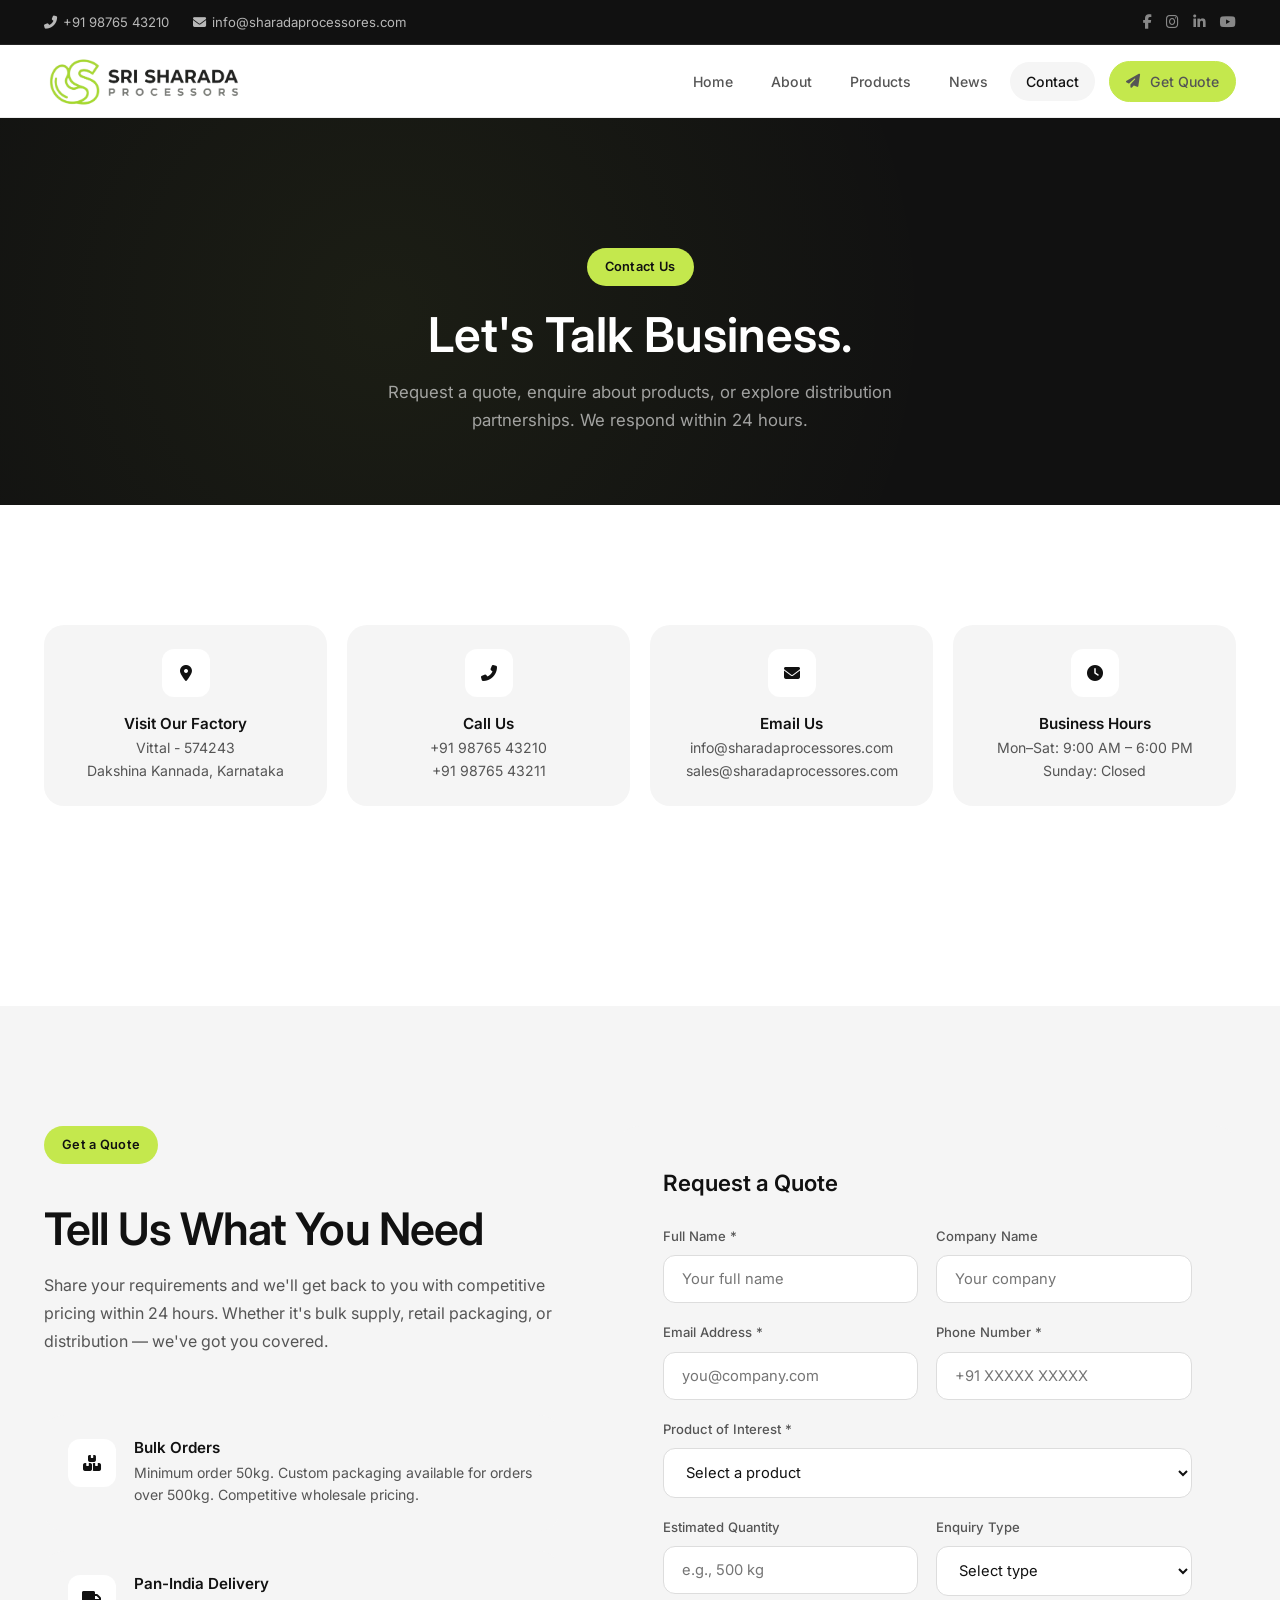
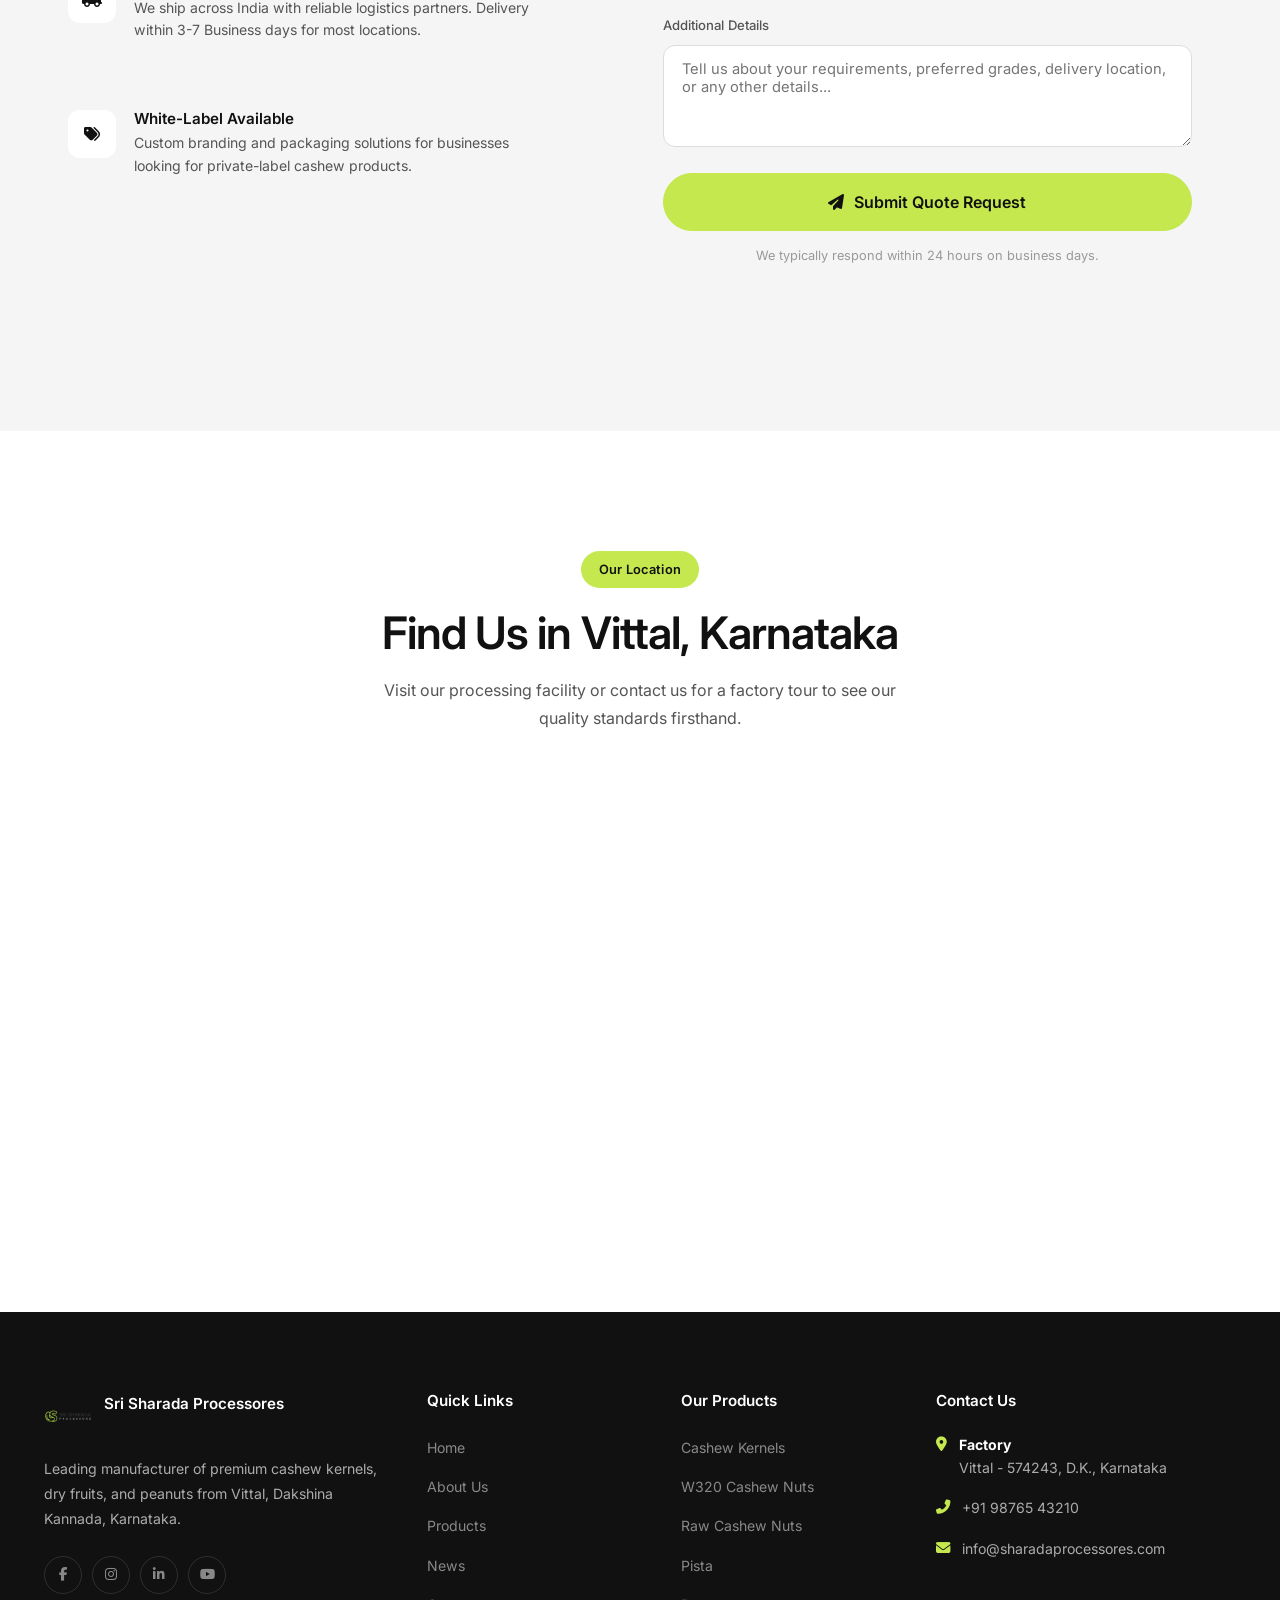
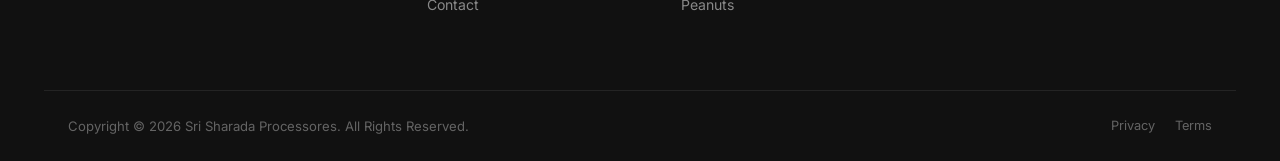
<file: contact.html>
<!DOCTYPE html>
<html lang="en">
<head>
  <meta charset="UTF-8">
  <meta name="viewport" content="width=device-width, initial-scale=1.0">
  <title>Get a Quote — Sri Sharada Processores</title>
  <meta name="description" content="Request a quote for premium cashew kernels, dry fruits, and peanuts. Bulk and retail supply by Sri Sharada Processores, Vittal, Karnataka.">
  <link rel="preconnect" href="https://fonts.googleapis.com">
  <link rel="preconnect" href="https://fonts.gstatic.com" crossorigin>
  <link href="https://fonts.googleapis.com/css2?family=Inter:wght@300;400;500;600;700;800&display=swap" rel="stylesheet">
  <link rel="stylesheet" href="https://cdnjs.cloudflare.com/ajax/libs/font-awesome/6.5.1/css/all.min.css">
  <link rel="icon" type="image/png" href="images/logo.png">
  <link rel="stylesheet" href="css/styles.css">
</head>
<body>

  <div class="preloader" id="preloader"><div class="preloader-dot"></div></div>

  <!-- ====== TOP BAR ====== -->
  <div class="topbar" id="topbar">
    <div class="container">
      <div class="topbar-left">
        <a href="tel:+919876543210"><i class="fas fa-phone-alt"></i> +91 98765 43210</a>
        <a href="mailto:info@sharadaprocessores.com"><i class="fas fa-envelope"></i> info@sharadaprocessores.com</a>
      </div>
      <div class="topbar-right">
        <a href="#"><i class="fab fa-facebook-f"></i></a>
        <a href="#"><i class="fab fa-instagram"></i></a>
        <a href="#"><i class="fab fa-linkedin-in"></i></a>
        <a href="#"><i class="fab fa-youtube"></i></a>
      </div>
    </div>
  </div>

  <!-- ====== NAVBAR ====== -->
  <nav class="navbar" id="navbar">
    <div class="container">
      <a href="index.html" class="nav-logo">
        <div class="nav-logo-icon"><img src="images/logo.png" alt="Sri Sharada Processores"></div>
      </a>
      <div class="nav-links" id="navLinks">
        <a href="index.html">Home</a>
        <a href="about.html">About</a>
        <a href="products.html">Products</a>
        <a href="news.html">News</a>
        <a href="contact.html" class="active">Contact</a>
        <a href="contact.html" class="btn btn--primary btn--sm"><i class="fas fa-paper-plane"></i> Get Quote</a>
      </div>
      <div class="nav-toggle" id="navToggle"><span></span><span></span><span></span></div>
    </div>
  </nav>
  <div class="nav-overlay" id="navOverlay"></div>

  <!-- ====== PAGE HERO ====== -->
  <section class="page-hero">
    <div class="container">
      <div class="tag">Contact Us</div>
      <h1>Let's Talk Business.</h1>
      <p>Request a quote, enquire about products, or explore distribution partnerships. We respond within 24 hours.</p>
    </div>
  </section>

  <!-- ====== CONTACT INFO CARDS ====== -->
  <section class="section">
    <div class="container">
      <div style="display: grid; grid-template-columns: repeat(4, 1fr); gap: 20px; margin-bottom: 80px;">
        <div class="info-card reveal" style="flex-direction: column; text-align: center; align-items: center;">
          <div class="icon-wrap"><i class="fas fa-map-marker-alt"></i></div>
          <div>
            <h4>Visit Our Factory</h4>
            <p>Vittal - 574243<br>Dakshina Kannada, Karnataka</p>
          </div>
        </div>
        <div class="info-card reveal" style="flex-direction: column; text-align: center; align-items: center;">
          <div class="icon-wrap"><i class="fas fa-phone-alt"></i></div>
          <div>
            <h4>Call Us</h4>
            <p><a href="tel:+919876543210">+91 98765 43210</a><br><a href="tel:+919876543211">+91 98765 43211</a></p>
          </div>
        </div>
        <div class="info-card reveal" style="flex-direction: column; text-align: center; align-items: center;">
          <div class="icon-wrap"><i class="fas fa-envelope"></i></div>
          <div>
            <h4>Email Us</h4>
            <p><a href="mailto:info@sharadaprocessores.com">info@sharadaprocessores.com</a><br><a href="mailto:sales@sharadaprocessores.com">sales@sharadaprocessores.com</a></p>
          </div>
        </div>
        <div class="info-card reveal" style="flex-direction: column; text-align: center; align-items: center;">
          <div class="icon-wrap"><i class="fas fa-clock"></i></div>
          <div>
            <h4>Business Hours</h4>
            <p>Mon–Sat: 9:00 AM – 6:00 PM<br>Sunday: Closed</p>
          </div>
        </div>
      </div>
    </div>
  </section>

  <!-- ====== GET A QUOTE FORM ====== -->
  <section class="section section--gray">
    <div class="container">
      <div class="quote-grid">
        <div class="reveal-left">
          <div class="section-header">
            <div class="tag">Get a Quote</div>
            <h2 class="heading-lg" style="margin-top:20px;">Tell Us What You Need</h2>
            <p>Share your requirements and we'll get back to you with competitive pricing within 24 hours. Whether it's bulk supply, retail packaging, or distribution — we've got you covered.</p>
          </div>

          <div class="quote-info">
            <div class="info-card">
              <div class="icon-wrap"><i class="fas fa-boxes-stacked"></i></div>
              <div>
                <h4>Bulk Orders</h4>
                <p>Minimum order 50kg. Custom packaging available for orders over 500kg. Competitive wholesale pricing.</p>
              </div>
            </div>
            <div class="info-card">
              <div class="icon-wrap"><i class="fas fa-truck"></i></div>
              <div>
                <h4>Pan-India Delivery</h4>
                <p>We ship across India with reliable logistics partners. Delivery within 3-7 Business days for most locations.</p>
              </div>
            </div>
            <div class="info-card">
              <div class="icon-wrap"><i class="fas fa-tags"></i></div>
              <div>
                <h4>White-Label Available</h4>
                <p>Custom branding and packaging solutions for businesses looking for private-label cashew products.</p>
              </div>
            </div>
          </div>
        </div>

        <form class="quote-form reveal-right" id="contactForm">
          <h3>Request a Quote</h3>
          <div class="form-row">
            <div class="form-group">
              <label for="name">Full Name *</label>
              <input type="text" id="name" name="name" placeholder="Your full name" required>
            </div>
            <div class="form-group">
              <label for="company">Company Name</label>
              <input type="text" id="company" name="company" placeholder="Your company">
            </div>
          </div>
          <div class="form-row">
            <div class="form-group">
              <label for="email">Email Address *</label>
              <input type="email" id="email" name="email" placeholder="you@company.com" required>
            </div>
            <div class="form-group">
              <label for="phone">Phone Number *</label>
              <input type="tel" id="phone" name="phone" placeholder="+91 XXXXX XXXXX" required>
            </div>
          </div>
          <div class="form-group">
            <label for="product">Product of Interest *</label>
            <select id="product" name="product" required>
              <option value="" disabled selected>Select a product</option>
              <option value="cashew-kernels">Cashew Kernels (All Grades)</option>
              <option value="w320">W320 Cashew Nuts</option>
              <option value="raw-cashew">Raw Cashew Nuts</option>
              <option value="jk-cashew">JK Cashew Nuts</option>
              <option value="pista">Pista (Pistachios)</option>
              <option value="peanuts">Premium Peanuts</option>
              <option value="mixed">Mixed Dry Fruits</option>
              <option value="multiple">Multiple Products</option>
            </select>
          </div>
          <div class="form-row">
            <div class="form-group">
              <label for="quantity">Estimated Quantity</label>
              <input type="text" id="quantity" name="quantity" placeholder="e.g., 500 kg">
            </div>
            <div class="form-group">
              <label for="type">Enquiry Type</label>
              <select id="type" name="type">
                <option value="" disabled selected>Select type</option>
                <option value="bulk">Bulk Purchase</option>
                <option value="retail">Retail Supply</option>
                <option value="distribution">Distribution Partnership</option>
                <option value="white-label">White-Label / Private Label</option>
                <option value="export">Export Enquiry</option>
                <option value="other">Other</option>
              </select>
            </div>
          </div>
          <div class="form-group">
            <label for="message">Additional Details</label>
            <textarea id="message" name="message" rows="4" placeholder="Tell us about your requirements, preferred grades, delivery location, or any other details..."></textarea>
          </div>
          <button type="submit" class="btn btn--primary btn--lg" style="width: 100%; justify-content: center;">
            <i class="fas fa-paper-plane"></i> Submit Quote Request
          </button>
          <p style="text-align: center; font-size: 0.8rem; color: var(--text-muted); margin-top: 14px;">We typically respond within 24 hours on business days.</p>
        </form>
      </div>
    </div>
  </section>

  <!-- ====== MAP SECTION ====== -->
  <section class="section">
    <div class="container">
      <div class="section-header center reveal">
        <div class="tag" style="margin: 0 auto 20px;">Our Location</div>
        <h2 class="heading-lg">Find Us in Vittal, Karnataka</h2>
        <p>Visit our processing facility or contact us for a factory tour to see our quality standards firsthand.</p>
      </div>
      <div style="border-radius: var(--radius); overflow: hidden; height: 400px;" class="reveal">
        <iframe src="https://www.google.com/maps/embed?pb=!1m18!1m12!1m3!1d31154.612!2d75.0814!3d12.7614!2m3!1f0!2f0!3f0!3m2!1i1024!2i768!4f13.1!3m3!1m2!1s0x3ba4f3a0d4e0d0e5%3A0x9dcc0e0e8b8b8b8b!2sVittal%2C%20Karnataka!5e0!3m2!1sen!2sin!4v1679912345678!5m2!1sen!2sin" width="100%" height="100%" style="border:0;" allowfullscreen="" loading="lazy" referrerpolicy="no-referrer-when-downgrade"></iframe>
      </div>
    </div>
  </section>

  <!-- ====== FOOTER ====== -->
  <footer class="footer">
    <div class="container">
      <div class="footer-grid">
        <div class="footer-col footer-about">
          <div class="footer-brand">
            <div class="footer-logo-img"><img src="images/logo.png" alt="Sri Sharada Logo"></div>
            <h4>Sri Sharada Processores</h4>
          </div>
          <p>Leading manufacturer of premium cashew kernels, dry fruits, and peanuts from Vittal, Dakshina Kannada, Karnataka.</p>
          <div class="footer-social">
            <a href="#"><i class="fab fa-facebook-f"></i></a>
            <a href="#"><i class="fab fa-instagram"></i></a>
            <a href="#"><i class="fab fa-linkedin-in"></i></a>
            <a href="#"><i class="fab fa-youtube"></i></a>
          </div>
        </div>
        <div class="footer-col">
          <h4>Quick Links</h4>
          <ul class="footer-links">
            <li><a href="index.html">Home</a></li>
            <li><a href="about.html">About Us</a></li>
            <li><a href="products.html">Products</a></li>
            <li><a href="news.html">News</a></li>
            <li><a href="contact.html">Contact</a></li>
          </ul>
        </div>
        <div class="footer-col">
          <h4>Our Products</h4>
          <ul class="footer-links">
            <li><a href="products.html">Cashew Kernels</a></li>
            <li><a href="products.html">W320 Cashew Nuts</a></li>
            <li><a href="products.html">Raw Cashew Nuts</a></li>
            <li><a href="products.html">Pista</a></li>
            <li><a href="products.html">Peanuts</a></li>
          </ul>
        </div>
        <div class="footer-col">
          <h4>Contact Us</h4>
          <div class="footer-contact-item"><i class="fas fa-map-marker-alt"></i><p><strong style="color:var(--white)">Factory</strong><br>Vittal - 574243, D.K., Karnataka</p></div>
          <div class="footer-contact-item"><i class="fas fa-phone-alt"></i><p><a href="tel:+919876543210">+91 98765 43210</a></p></div>
          <div class="footer-contact-item"><i class="fas fa-envelope"></i><p><a href="mailto:info@sharadaprocessores.com">info@sharadaprocessores.com</a></p></div>
        </div>
      </div>
      <div class="footer-bottom"><div class="container"><p>Copyright © 2026 Sri Sharada Processores. All Rights Reserved.</p><div class="footer-bottom-links"><a href="#">Privacy</a><a href="#">Terms</a></div></div></div>
    </div>
  </footer>

  <button class="scroll-top" id="scrollTop"><i class="fas fa-chevron-up"></i></button>
  <script src="js/main.js"></script>
</body>
</html>
</file>
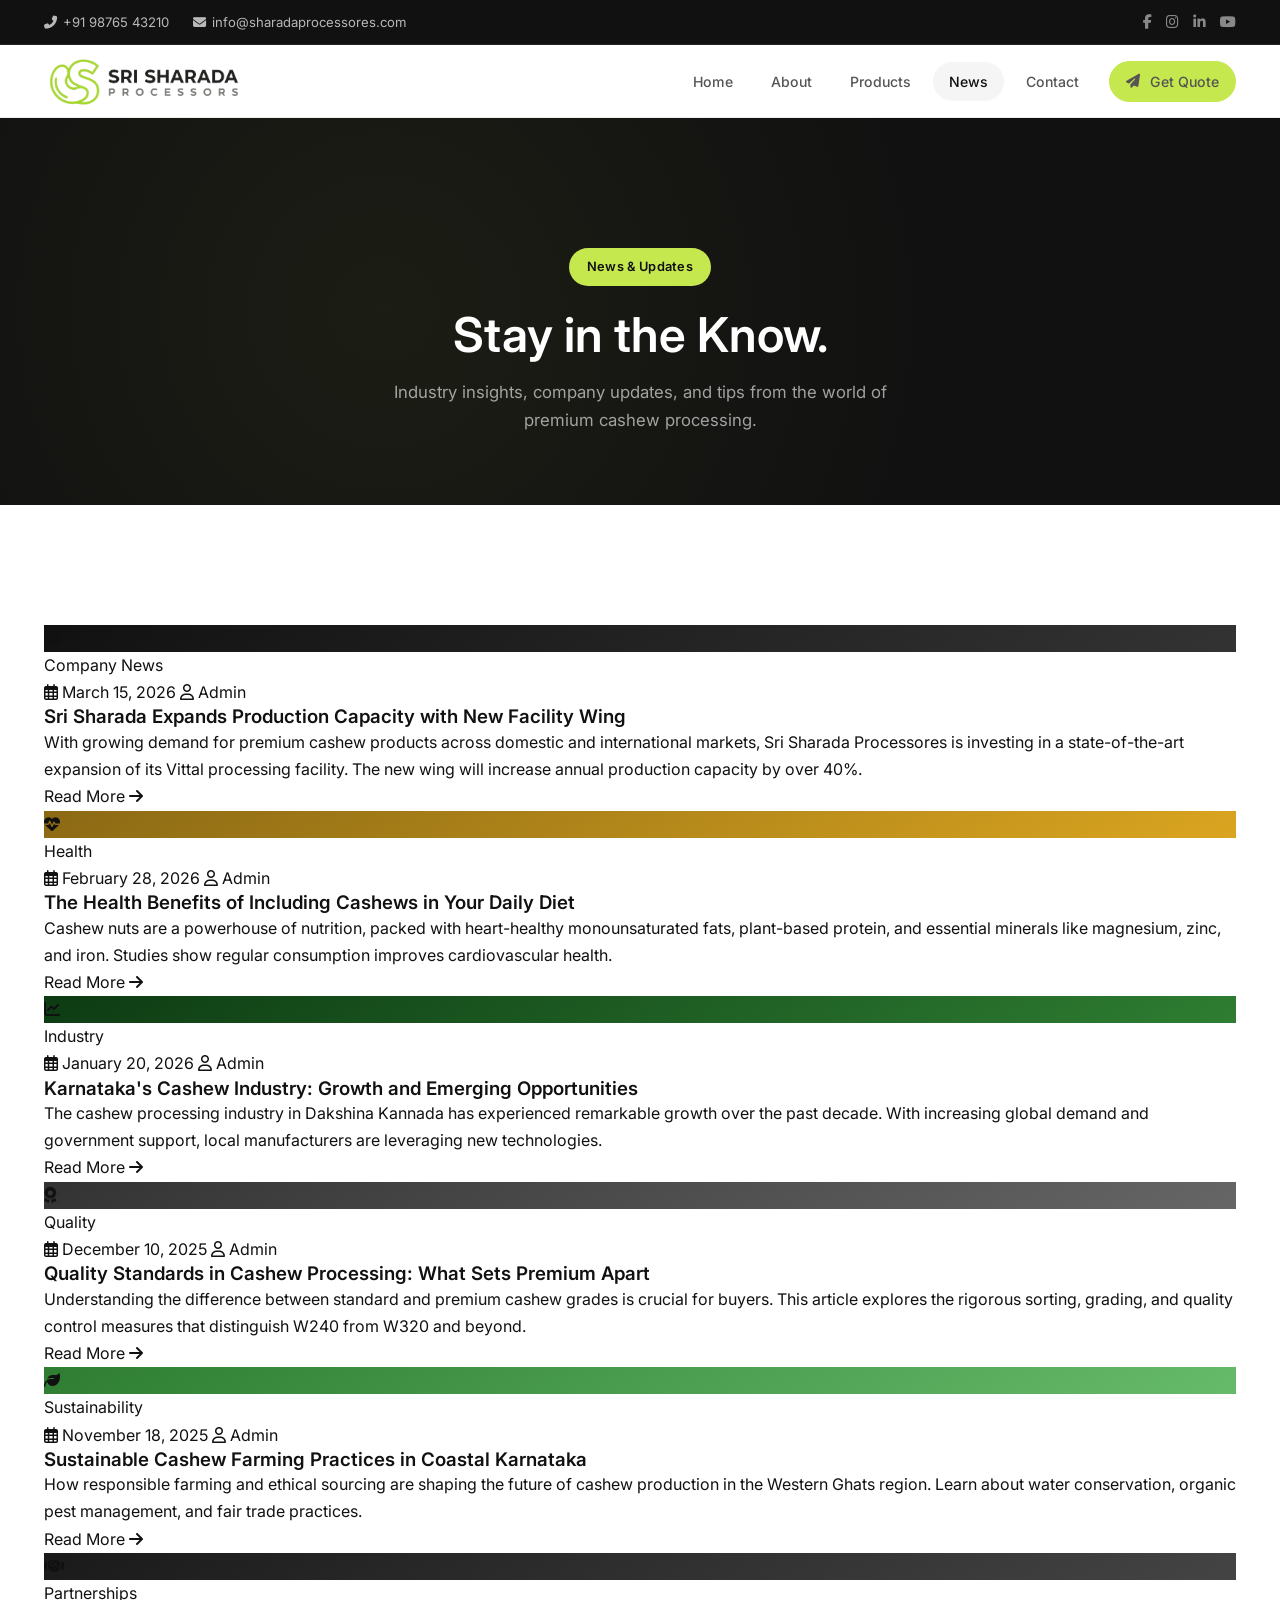
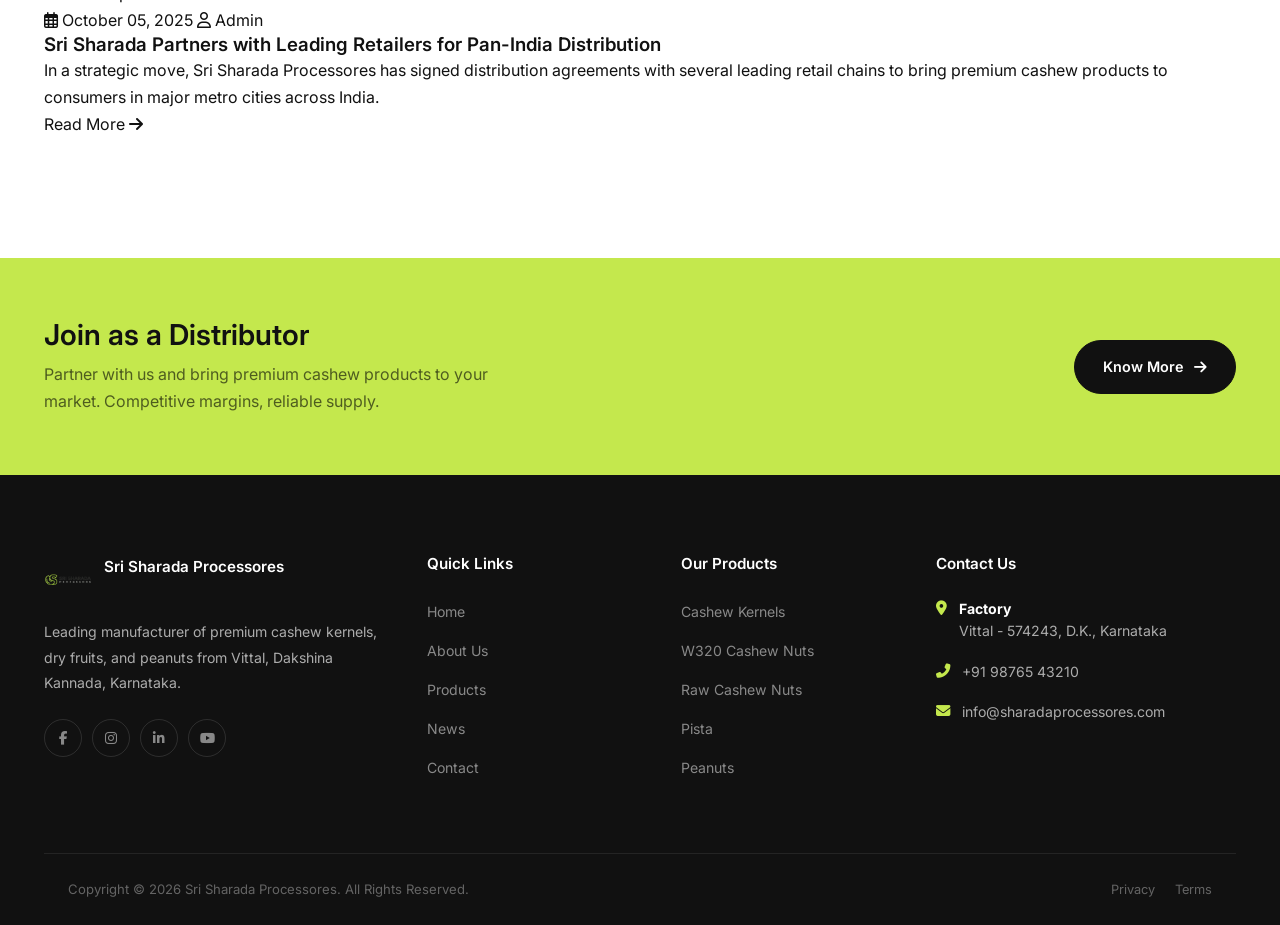
<file: news.html>
<!DOCTYPE html>
<html lang="en">
<head>
  <meta charset="UTF-8">
  <meta name="viewport" content="width=device-width, initial-scale=1.0">
  <title>News & Updates — Sri Sharada Processores</title>
  <meta name="description" content="Latest news, industry insights, and updates from Sri Sharada Processores — your trusted cashew and dry fruit manufacturer.">
  <link rel="preconnect" href="https://fonts.googleapis.com">
  <link rel="preconnect" href="https://fonts.gstatic.com" crossorigin>
  <link href="https://fonts.googleapis.com/css2?family=Inter:wght@300;400;500;600;700;800&display=swap" rel="stylesheet">
  <link rel="stylesheet" href="https://cdnjs.cloudflare.com/ajax/libs/font-awesome/6.5.1/css/all.min.css">
  <link rel="icon" type="image/png" href="images/logo.png">
  <link rel="stylesheet" href="css/styles.css">
</head>
<body>

  <div class="preloader" id="preloader"><div class="preloader-dot"></div></div>

  <!-- ====== TOP BAR ====== -->
  <div class="topbar" id="topbar">
    <div class="container">
      <div class="topbar-left">
        <a href="tel:+919876543210"><i class="fas fa-phone-alt"></i> +91 98765 43210</a>
        <a href="mailto:info@sharadaprocessores.com"><i class="fas fa-envelope"></i> info@sharadaprocessores.com</a>
      </div>
      <div class="topbar-right">
        <a href="#"><i class="fab fa-facebook-f"></i></a>
        <a href="#"><i class="fab fa-instagram"></i></a>
        <a href="#"><i class="fab fa-linkedin-in"></i></a>
        <a href="#"><i class="fab fa-youtube"></i></a>
      </div>
    </div>
  </div>

  <!-- ====== NAVBAR ====== -->
  <nav class="navbar" id="navbar">
    <div class="container">
      <a href="index.html" class="nav-logo">
        <div class="nav-logo-icon"><img src="images/logo.png" alt="Sri Sharada Processores"></div>
      </a>
      <div class="nav-links" id="navLinks">
        <a href="index.html">Home</a>
        <a href="about.html">About</a>
        <a href="products.html">Products</a>
        <a href="news.html" class="active">News</a>
        <a href="contact.html">Contact</a>
        <a href="contact.html" class="btn btn--primary btn--sm"><i class="fas fa-paper-plane"></i> Get Quote</a>
      </div>
      <div class="nav-toggle" id="navToggle"><span></span><span></span><span></span></div>
    </div>
  </nav>
  <div class="nav-overlay" id="navOverlay"></div>

  <!-- ====== PAGE HERO ====== -->
  <section class="page-hero">
    <div class="container">
      <div class="tag">News & Updates</div>
      <h1>Stay in the Know.</h1>
      <p>Industry insights, company updates, and tips from the world of premium cashew processing.</p>
    </div>
  </section>

  <!-- ====== NEWS GRID ====== -->
  <section class="section">
    <div class="container">
      <div class="news-grid">

        <div class="news-card reveal">
          <div class="news-card-img">
            <div class="news-gradient" style="background: linear-gradient(150deg, #111, #333);"><i class="fas fa-industry"></i></div>
            <span class="news-card-badge">Company News</span>
          </div>
          <div class="news-card-body">
            <div class="news-card-meta">
              <span><i class="far fa-calendar-alt"></i> March 15, 2026</span>
              <span><i class="far fa-user"></i> Admin</span>
            </div>
            <h3><a href="#">Sri Sharada Expands Production Capacity with New Facility Wing</a></h3>
            <p>With growing demand for premium cashew products across domestic and international markets, Sri Sharada Processores is investing in a state-of-the-art expansion of its Vittal processing facility. The new wing will increase annual production capacity by over 40%.</p>
            <a href="#" class="read-more">Read More <i class="fas fa-arrow-right"></i></a>
          </div>
        </div>

        <div class="news-card reveal">
          <div class="news-card-img">
            <div class="news-gradient" style="background: linear-gradient(150deg, #8B6914, #DAA520);"><i class="fas fa-heart-pulse"></i></div>
            <span class="news-card-badge">Health</span>
          </div>
          <div class="news-card-body">
            <div class="news-card-meta">
              <span><i class="far fa-calendar-alt"></i> February 28, 2026</span>
              <span><i class="far fa-user"></i> Admin</span>
            </div>
            <h3><a href="#">The Health Benefits of Including Cashews in Your Daily Diet</a></h3>
            <p>Cashew nuts are a powerhouse of nutrition, packed with heart-healthy monounsaturated fats, plant-based protein, and essential minerals like magnesium, zinc, and iron. Studies show regular consumption improves cardiovascular health.</p>
            <a href="#" class="read-more">Read More <i class="fas fa-arrow-right"></i></a>
          </div>
        </div>

        <div class="news-card reveal">
          <div class="news-card-img">
            <div class="news-gradient" style="background: linear-gradient(150deg, #0D3B13, #2E7D32);"><i class="fas fa-chart-line"></i></div>
            <span class="news-card-badge">Industry</span>
          </div>
          <div class="news-card-body">
            <div class="news-card-meta">
              <span><i class="far fa-calendar-alt"></i> January 20, 2026</span>
              <span><i class="far fa-user"></i> Admin</span>
            </div>
            <h3><a href="#">Karnataka's Cashew Industry: Growth and Emerging Opportunities</a></h3>
            <p>The cashew processing industry in Dakshina Kannada has experienced remarkable growth over the past decade. With increasing global demand and government support, local manufacturers are leveraging new technologies.</p>
            <a href="#" class="read-more">Read More <i class="fas fa-arrow-right"></i></a>
          </div>
        </div>

        <div class="news-card reveal">
          <div class="news-card-img">
            <div class="news-gradient" style="background: linear-gradient(150deg, #333, #666);"><i class="fas fa-award"></i></div>
            <span class="news-card-badge">Quality</span>
          </div>
          <div class="news-card-body">
            <div class="news-card-meta">
              <span><i class="far fa-calendar-alt"></i> December 10, 2025</span>
              <span><i class="far fa-user"></i> Admin</span>
            </div>
            <h3><a href="#">Quality Standards in Cashew Processing: What Sets Premium Apart</a></h3>
            <p>Understanding the difference between standard and premium cashew grades is crucial for buyers. This article explores the rigorous sorting, grading, and quality control measures that distinguish W240 from W320 and beyond.</p>
            <a href="#" class="read-more">Read More <i class="fas fa-arrow-right"></i></a>
          </div>
        </div>

        <div class="news-card reveal">
          <div class="news-card-img">
            <div class="news-gradient" style="background: linear-gradient(150deg, #2E7D32, #66BB6A);"><i class="fas fa-leaf"></i></div>
            <span class="news-card-badge">Sustainability</span>
          </div>
          <div class="news-card-body">
            <div class="news-card-meta">
              <span><i class="far fa-calendar-alt"></i> November 18, 2025</span>
              <span><i class="far fa-user"></i> Admin</span>
            </div>
            <h3><a href="#">Sustainable Cashew Farming Practices in Coastal Karnataka</a></h3>
            <p>How responsible farming and ethical sourcing are shaping the future of cashew production in the Western Ghats region. Learn about water conservation, organic pest management, and fair trade practices.</p>
            <a href="#" class="read-more">Read More <i class="fas fa-arrow-right"></i></a>
          </div>
        </div>

        <div class="news-card reveal">
          <div class="news-card-img">
            <div class="news-gradient" style="background: linear-gradient(150deg, #1A1A1A, #444);"><i class="fas fa-handshake"></i></div>
            <span class="news-card-badge">Partnerships</span>
          </div>
          <div class="news-card-body">
            <div class="news-card-meta">
              <span><i class="far fa-calendar-alt"></i> October 05, 2025</span>
              <span><i class="far fa-user"></i> Admin</span>
            </div>
            <h3><a href="#">Sri Sharada Partners with Leading Retailers for Pan-India Distribution</a></h3>
            <p>In a strategic move, Sri Sharada Processores has signed distribution agreements with several leading retail chains to bring premium cashew products to consumers in major metro cities across India.</p>
            <a href="#" class="read-more">Read More <i class="fas fa-arrow-right"></i></a>
          </div>
        </div>

      </div>
    </div>
  </section>

  <!-- ====== DISTRIBUTOR CTA ====== -->
  <section class="distributor">
    <div class="container">
      <div>
        <h2>Join as a Distributor</h2>
        <p>Partner with us and bring premium cashew products to your market. Competitive margins, reliable supply.</p>
      </div>
      <div class="btn-group">
        <a href="contact.html" class="btn btn--dark">Know More <i class="fas fa-arrow-right"></i></a>
      </div>
    </div>
  </section>

  <!-- ====== FOOTER ====== -->
  <footer class="footer">
    <div class="container">
      <div class="footer-grid">
        <div class="footer-col footer-about">
          <div class="footer-brand">
            <div class="footer-logo-img"><img src="images/logo.png" alt="Sri Sharada Logo"></div>
            <h4>Sri Sharada Processores</h4>
          </div>
          <p>Leading manufacturer of premium cashew kernels, dry fruits, and peanuts from Vittal, Dakshina Kannada, Karnataka.</p>
          <div class="footer-social">
            <a href="#"><i class="fab fa-facebook-f"></i></a>
            <a href="#"><i class="fab fa-instagram"></i></a>
            <a href="#"><i class="fab fa-linkedin-in"></i></a>
            <a href="#"><i class="fab fa-youtube"></i></a>
          </div>
        </div>
        <div class="footer-col">
          <h4>Quick Links</h4>
          <ul class="footer-links">
            <li><a href="index.html">Home</a></li>
            <li><a href="about.html">About Us</a></li>
            <li><a href="products.html">Products</a></li>
            <li><a href="news.html">News</a></li>
            <li><a href="contact.html">Contact</a></li>
          </ul>
        </div>
        <div class="footer-col">
          <h4>Our Products</h4>
          <ul class="footer-links">
            <li><a href="products.html">Cashew Kernels</a></li>
            <li><a href="products.html">W320 Cashew Nuts</a></li>
            <li><a href="products.html">Raw Cashew Nuts</a></li>
            <li><a href="products.html">Pista</a></li>
            <li><a href="products.html">Peanuts</a></li>
          </ul>
        </div>
        <div class="footer-col">
          <h4>Contact Us</h4>
          <div class="footer-contact-item"><i class="fas fa-map-marker-alt"></i><p><strong style="color:var(--white)">Factory</strong><br>Vittal - 574243, D.K., Karnataka</p></div>
          <div class="footer-contact-item"><i class="fas fa-phone-alt"></i><p><a href="tel:+919876543210">+91 98765 43210</a></p></div>
          <div class="footer-contact-item"><i class="fas fa-envelope"></i><p><a href="mailto:info@sharadaprocessores.com">info@sharadaprocessores.com</a></p></div>
        </div>
      </div>
      <div class="footer-bottom"><div class="container"><p>Copyright © 2026 Sri Sharada Processores. All Rights Reserved.</p><div class="footer-bottom-links"><a href="#">Privacy</a><a href="#">Terms</a></div></div></div>
    </div>
  </footer>

  <button class="scroll-top" id="scrollTop"><i class="fas fa-chevron-up"></i></button>
  <script src="js/main.js"></script>
</body>
</html>
</file>
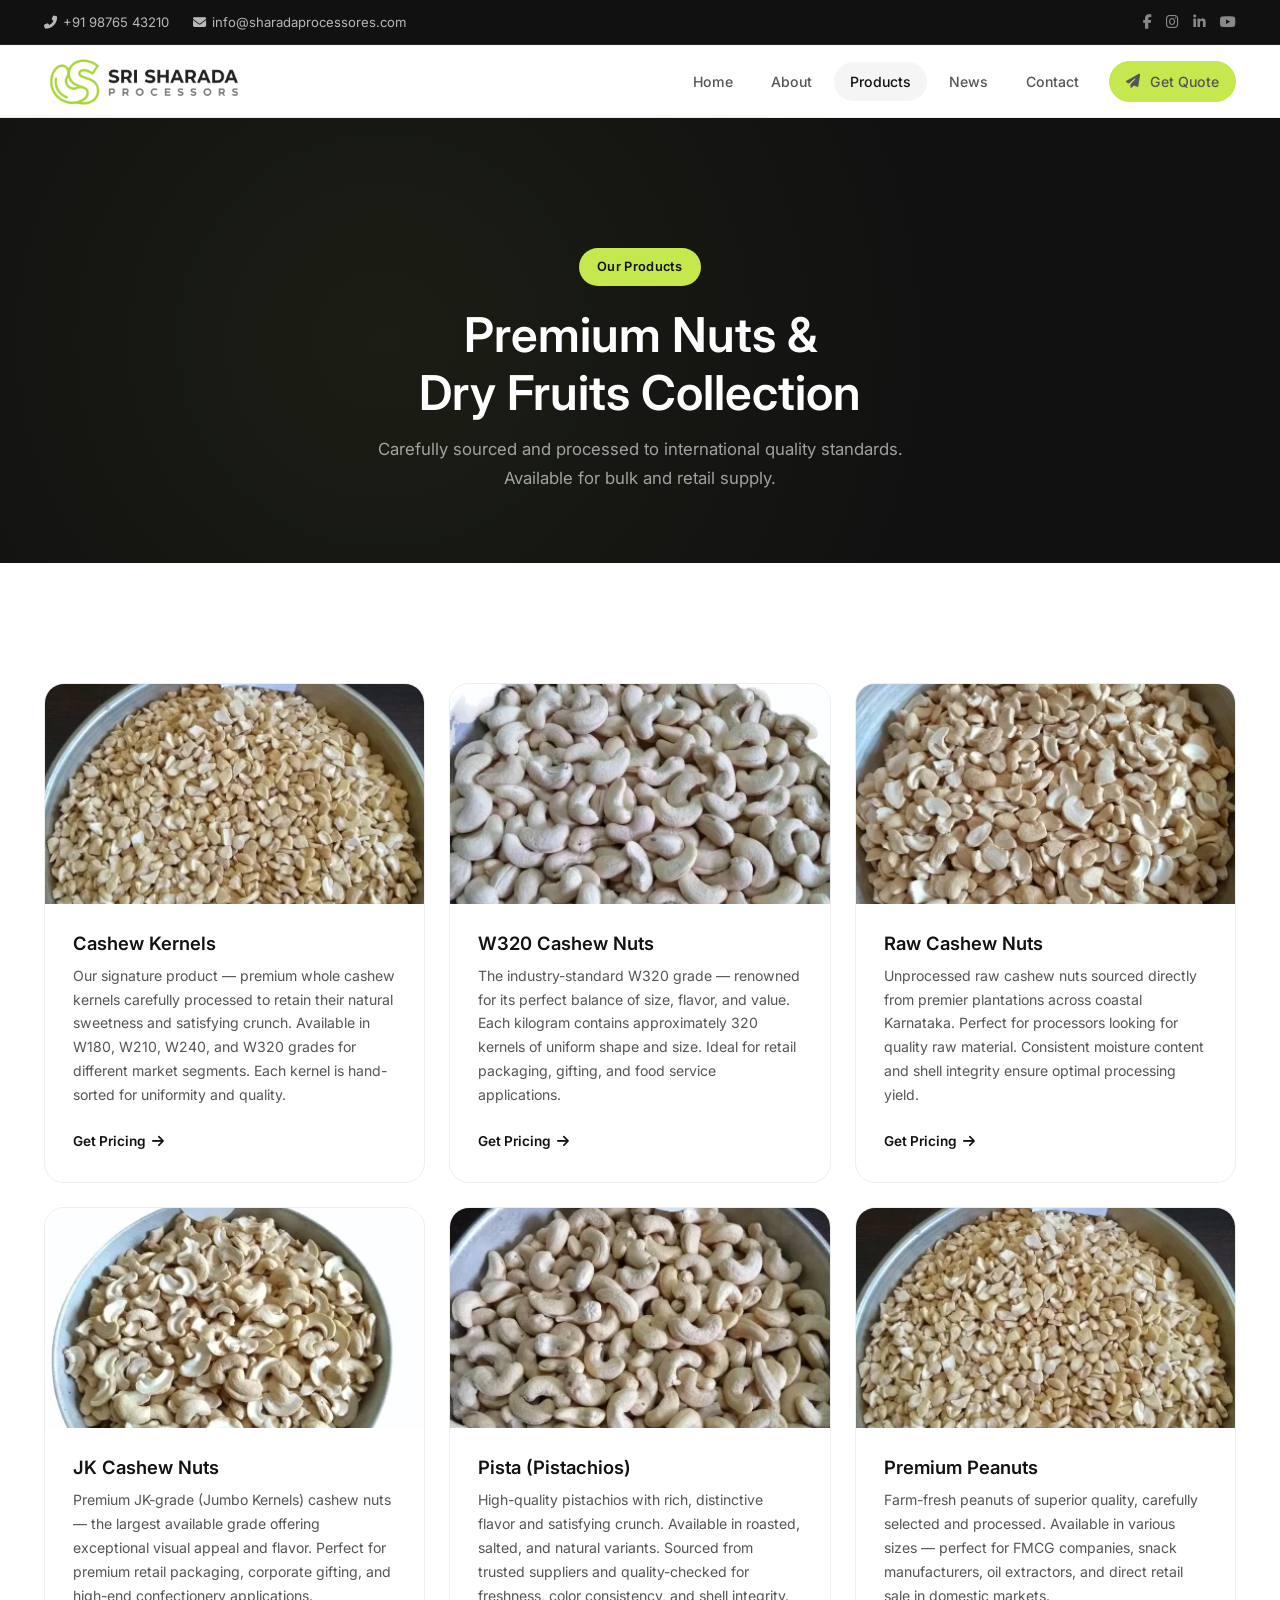
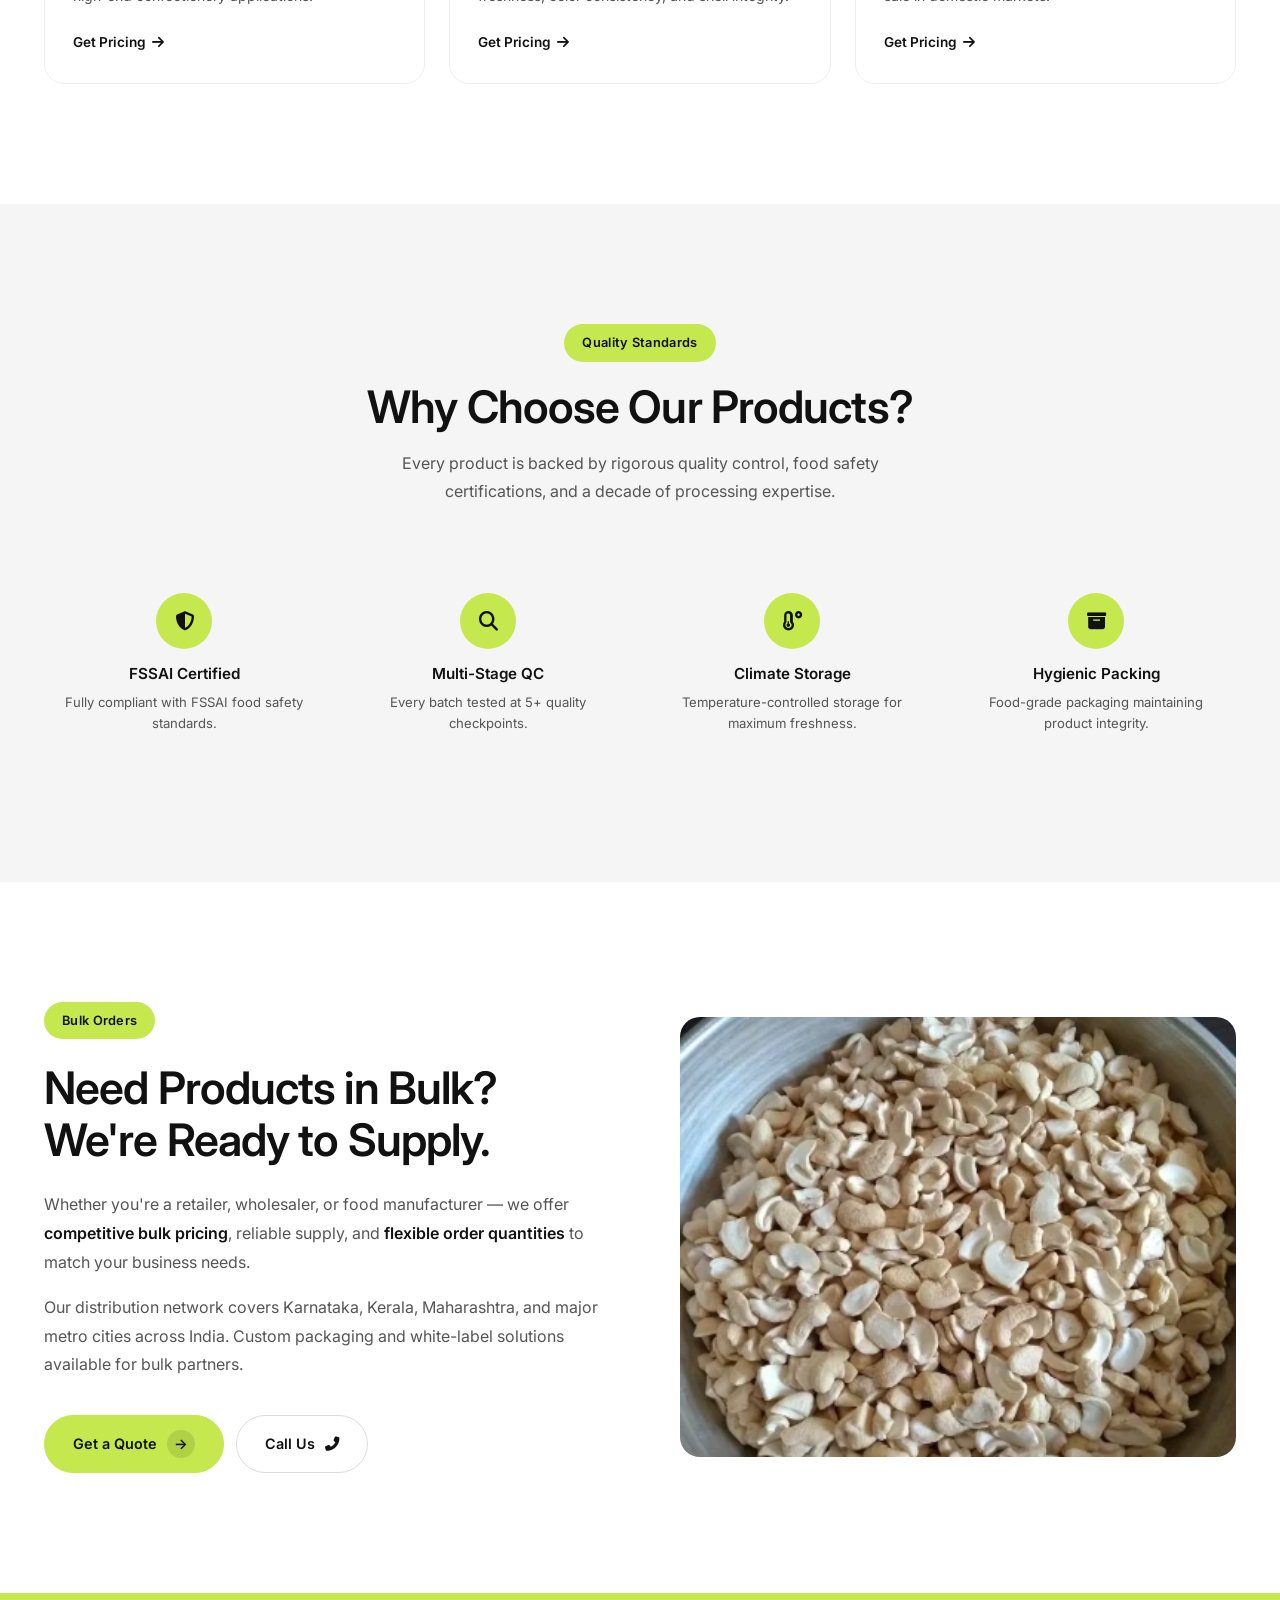
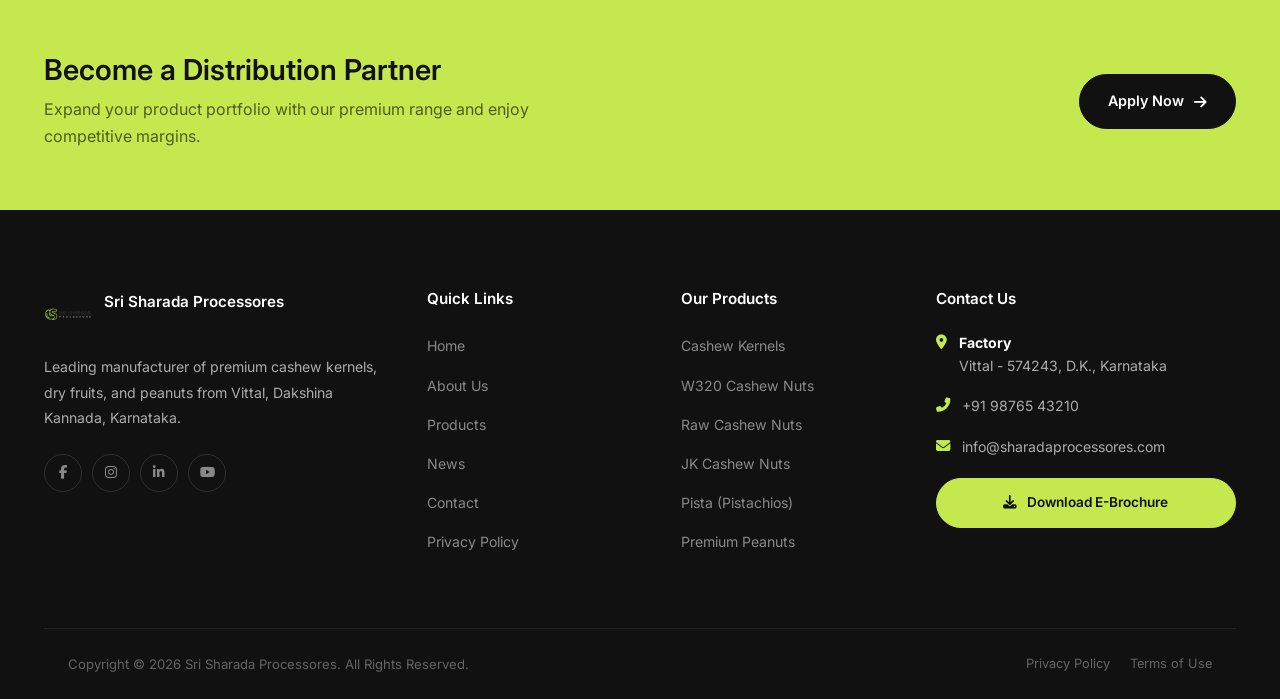
<file: products.html>
<!DOCTYPE html>
<html lang="en">
<head>
  <meta charset="UTF-8">
  <meta name="viewport" content="width=device-width, initial-scale=1.0">
  <title>Our Products — Sri Sharada Processores</title>
  <meta name="description" content="Browse our premium range of cashew kernels, W320 cashew nuts, raw cashew, peanuts, pistachios and dry fruits. Bulk and retail supply available.">
  <link rel="preconnect" href="https://fonts.googleapis.com">
  <link rel="preconnect" href="https://fonts.gstatic.com" crossorigin>
  <link href="https://fonts.googleapis.com/css2?family=Inter:wght@300;400;500;600;700;800&display=swap" rel="stylesheet">
  <link rel="stylesheet" href="https://cdnjs.cloudflare.com/ajax/libs/font-awesome/6.5.1/css/all.min.css">
  <link rel="icon" type="image/png" href="images/logo.png">
  <link rel="stylesheet" href="css/styles.css">
</head>
<body>

  <div class="preloader" id="preloader"><div class="preloader-dot"></div></div>

  <!-- ====== TOP BAR ====== -->
  <div class="topbar" id="topbar">
    <div class="container">
      <div class="topbar-left">
        <a href="tel:+919876543210"><i class="fas fa-phone-alt"></i> +91 98765 43210</a>
        <a href="mailto:info@sharadaprocessores.com"><i class="fas fa-envelope"></i> info@sharadaprocessores.com</a>
      </div>
      <div class="topbar-right">
        <a href="#"><i class="fab fa-facebook-f"></i></a>
        <a href="#"><i class="fab fa-instagram"></i></a>
        <a href="#"><i class="fab fa-linkedin-in"></i></a>
        <a href="#"><i class="fab fa-youtube"></i></a>
      </div>
    </div>
  </div>

  <!-- ====== NAVBAR ====== -->
  <nav class="navbar" id="navbar">
    <div class="container">
      <a href="index.html" class="nav-logo">
        <div class="nav-logo-icon"><img src="images/logo.png" alt="Sri Sharada Processores"></div>
      </a>
      <div class="nav-links" id="navLinks">
        <a href="index.html">Home</a>
        <a href="about.html">About</a>
        <a href="products.html" class="active">Products</a>
        <a href="news.html">News</a>
        <a href="contact.html">Contact</a>
        <a href="contact.html" class="btn btn--primary btn--sm"><i class="fas fa-paper-plane"></i> Get Quote</a>
      </div>
      <div class="nav-toggle" id="navToggle"><span></span><span></span><span></span></div>
    </div>
  </nav>
  <div class="nav-overlay" id="navOverlay"></div>

  <!-- ====== PAGE HERO ====== -->
  <section class="page-hero">
    <div class="container">
      <div class="tag">Our Products</div>
      <h1>Premium Nuts &<br>Dry Fruits Collection</h1>
      <p>Carefully sourced and processed to international quality standards. Available for bulk and retail supply.</p>
    </div>
  </section>

  <!-- ====== PRODUCTS GRID ====== -->
  <section class="section">
    <div class="container">
      <div class="products-grid">

        <div class="product-card reveal">
          <div class="product-card-img" style="background: linear-gradient(145deg, #f0ebe3, #e8dfd4);">
            <img src="images/cashew-kernels.webp" alt="Cashew Kernels">
          </div>
          <div class="product-card-body">
            <h3>Cashew Kernels</h3>
            <p>Our signature product — premium whole cashew kernels carefully processed to retain their natural sweetness and satisfying crunch. Available in W180, W210, W240, and W320 grades for different market segments. Each kernel is hand-sorted for uniformity and quality.</p>
            <a href="contact.html" class="product-card-link">Get Pricing <i class="fas fa-arrow-right"></i></a>
          </div>
        </div>

        <div class="product-card reveal">
          <div class="product-card-img" style="background: linear-gradient(145deg, #fef3e2, #fce8c8);">
            <img src="images/w320-cashew.webp" alt="W320 Cashew Nuts">
          </div>
          <div class="product-card-body">
            <h3>W320 Cashew Nuts</h3>
            <p>The industry-standard W320 grade — renowned for its perfect balance of size, flavor, and value. Each kilogram contains approximately 320 kernels of uniform shape and size. Ideal for retail packaging, gifting, and food service applications.</p>
            <a href="contact.html" class="product-card-link">Get Pricing <i class="fas fa-arrow-right"></i></a>
          </div>
        </div>

        <div class="product-card reveal">
          <div class="product-card-img" style="background: linear-gradient(145deg, #e8f5e9, #c8e6c9);">
            <img src="images/cashew-nuts.webp" alt="Raw Cashew Nuts">
          </div>
          <div class="product-card-body">
            <h3>Raw Cashew Nuts</h3>
            <p>Unprocessed raw cashew nuts sourced directly from premier plantations across coastal Karnataka. Perfect for processors looking for quality raw material. Consistent moisture content and shell integrity ensure optimal processing yield.</p>
            <a href="contact.html" class="product-card-link">Get Pricing <i class="fas fa-arrow-right"></i></a>
          </div>
        </div>

        <div class="product-card reveal">
          <div class="product-card-img" style="background: linear-gradient(145deg, #fff8e1, #ffecb3);">
            <img src="images/jk-cashew-nut.webp" alt="JK Cashew Nuts">
          </div>
          <div class="product-card-body">
            <h3>JK Cashew Nuts</h3>
            <p>Premium JK-grade (Jumbo Kernels) cashew nuts — the largest available grade offering exceptional visual appeal and flavor. Perfect for premium retail packaging, corporate gifting, and high-end confectionery applications.</p>
            <a href="contact.html" class="product-card-link">Get Pricing <i class="fas fa-arrow-right"></i></a>
          </div>
        </div>

        <div class="product-card reveal">
          <div class="product-card-img" style="background: linear-gradient(145deg, #e8eaf6, #c5cae9);">
            <img src="images/cashew-320.webp" alt="Pista">
          </div>
          <div class="product-card-body">
            <h3>Pista (Pistachios)</h3>
            <p>High-quality pistachios with rich, distinctive flavor and satisfying crunch. Available in roasted, salted, and natural variants. Sourced from trusted suppliers and quality-checked for freshness, color consistency, and shell integrity.</p>
            <a href="contact.html" class="product-card-link">Get Pricing <i class="fas fa-arrow-right"></i></a>
          </div>
        </div>

        <div class="product-card reveal">
          <div class="product-card-img" style="background: linear-gradient(145deg, #fbe9e7, #ffccbc);">
            <img src="images/cashew-kernels.webp" alt="Premium Peanuts">
          </div>
          <div class="product-card-body">
            <h3>Premium Peanuts</h3>
            <p>Farm-fresh peanuts of superior quality, carefully selected and processed. Available in various sizes — perfect for FMCG companies, snack manufacturers, oil extractors, and direct retail sale in domestic markets.</p>
            <a href="contact.html" class="product-card-link">Get Pricing <i class="fas fa-arrow-right"></i></a>
          </div>
        </div>

      </div>
    </div>
  </section>

  <!-- ====== QUALITY ASSURANCE ====== -->
  <section class="section section--gray">
    <div class="container">
      <div class="section-header center reveal">
        <div class="tag" style="margin: 0 auto 20px;">Quality Standards</div>
        <h2 class="heading-lg">Why Choose Our Products?</h2>
        <p>Every product is backed by rigorous quality control, food safety certifications, and a decade of processing expertise.</p>
      </div>
      <div class="quality-grid">
        <div class="quality-item reveal">
          <div class="quality-icon"><i class="fas fa-shield-halved"></i></div>
          <h4>FSSAI Certified</h4>
          <p>Fully compliant with FSSAI food safety standards.</p>
        </div>
        <div class="quality-item reveal">
          <div class="quality-icon"><i class="fas fa-magnifying-glass"></i></div>
          <h4>Multi-Stage QC</h4>
          <p>Every batch tested at 5+ quality checkpoints.</p>
        </div>
        <div class="quality-item reveal">
          <div class="quality-icon"><i class="fas fa-temperature-low"></i></div>
          <h4>Climate Storage</h4>
          <p>Temperature-controlled storage for maximum freshness.</p>
        </div>
        <div class="quality-item reveal">
          <div class="quality-icon"><i class="fas fa-box-archive"></i></div>
          <h4>Hygienic Packing</h4>
          <p>Food-grade packaging maintaining product integrity.</p>
        </div>
      </div>
    </div>
  </section>

  <!-- ====== BULK ORDER CTA ====== -->
  <section class="section">
    <div class="container">
      <div class="brand-story-grid">
        <div class="brand-story-content reveal-left" style="color: var(--text-primary);">
          <div class="tag">Bulk Orders</div>
          <h2 class="heading-lg" style="color: var(--text-primary);">Need Products in Bulk?<br>We're Ready to Supply.</h2>
          <p style="color: var(--text-secondary);">Whether you're a retailer, wholesaler, or food manufacturer — we offer <strong style="color: var(--text-primary);">competitive bulk pricing</strong>, reliable supply, and <strong style="color: var(--text-primary);">flexible order quantities</strong> to match your business needs.</p>
          <p style="color: var(--text-secondary);">Our distribution network covers Karnataka, Kerala, Maharashtra, and major metro cities across India. Custom packaging and white-label solutions available for bulk partners.</p>
          <div style="display: flex; gap: 12px; margin-top: 20px;">
            <a href="contact.html" class="btn btn--primary">Get a Quote <span class="arrow">→</span></a>
            <a href="tel:+919876543210" class="btn btn--outline">Call Us <i class="fas fa-phone-alt"></i></a>
          </div>
        </div>
        <div class="brand-story-image reveal-right">
          <img src="images/cashew-nuts.webp" alt="Bulk cashew supply">
        </div>
      </div>
    </div>
  </section>

  <!-- ====== DISTRIBUTOR CTA ====== -->
  <section class="distributor">
    <div class="container">
      <div>
        <h2>Become a Distribution Partner</h2>
        <p>Expand your product portfolio with our premium range and enjoy competitive margins.</p>
      </div>
      <div class="btn-group">
        <a href="contact.html" class="btn btn--dark">Apply Now <i class="fas fa-arrow-right"></i></a>
      </div>
    </div>
  </section>

  <!-- ====== FOOTER ====== -->
  <footer class="footer">
    <div class="container">
      <div class="footer-grid">
        <div class="footer-col footer-about">
          <div class="footer-brand">
            <div class="footer-logo-img"><img src="images/logo.png" alt="Sri Sharada Logo"></div>
            <h4>Sri Sharada Processores</h4>
          </div>
          <p>Leading manufacturer of premium cashew kernels, dry fruits, and peanuts from Vittal, Dakshina Kannada, Karnataka.</p>
          <div class="footer-social">
            <a href="#"><i class="fab fa-facebook-f"></i></a>
            <a href="#"><i class="fab fa-instagram"></i></a>
            <a href="#"><i class="fab fa-linkedin-in"></i></a>
            <a href="#"><i class="fab fa-youtube"></i></a>
          </div>
        </div>
        <div class="footer-col">
          <h4>Quick Links</h4>
          <ul class="footer-links">
            <li><a href="index.html">Home</a></li>
            <li><a href="about.html">About Us</a></li>
            <li><a href="products.html">Products</a></li>
            <li><a href="news.html">News</a></li>
            <li><a href="contact.html">Contact</a></li>
            <li><a href="#">Privacy Policy</a></li>
          </ul>
        </div>
        <div class="footer-col">
          <h4>Our Products</h4>
          <ul class="footer-links">
            <li><a href="#">Cashew Kernels</a></li>
            <li><a href="#">W320 Cashew Nuts</a></li>
            <li><a href="#">Raw Cashew Nuts</a></li>
            <li><a href="#">JK Cashew Nuts</a></li>
            <li><a href="#">Pista (Pistachios)</a></li>
            <li><a href="#">Premium Peanuts</a></li>
          </ul>
        </div>
        <div class="footer-col">
          <h4>Contact Us</h4>
          <div class="footer-contact-item"><i class="fas fa-map-marker-alt"></i><p><strong style="color:var(--white)">Factory</strong><br>Vittal - 574243, D.K., Karnataka</p></div>
          <div class="footer-contact-item"><i class="fas fa-phone-alt"></i><p><a href="tel:+919876543210">+91 98765 43210</a></p></div>
          <div class="footer-contact-item"><i class="fas fa-envelope"></i><p><a href="mailto:info@sharadaprocessores.com">info@sharadaprocessores.com</a></p></div>
          <div class="footer-brochure"><a href="#" class="btn btn--primary btn--sm"><i class="fas fa-download"></i> Download E-Brochure</a></div>
        </div>
      </div>
      <div class="footer-bottom"><div class="container"><p>Copyright © 2026 Sri Sharada Processores. All Rights Reserved.</p><div class="footer-bottom-links"><a href="#">Privacy Policy</a><a href="#">Terms of Use</a></div></div></div>
    </div>
  </footer>

  <button class="scroll-top" id="scrollTop"><i class="fas fa-chevron-up"></i></button>
  <script src="js/main.js"></script>
</body>
</html>
</file>
<file: css/styles.css>
/* ============================================
   SRI SHARADA PROCESSORES — REDESIGN
   Farmora Design Language
   Clean · Spacious · Modern · Premium
   ============================================ */

@import url('https://fonts.googleapis.com/css2?family=Inter:wght@300;400;500;600;700;800&display=swap');

/* ============================================
   DESIGN TOKENS
   ============================================ */
:root {
  /* Accent */
  --accent: #C4E84D;
  --accent-hover: #B3D43C;
  --accent-soft: rgba(196, 232, 77, 0.12);

  /* Neutrals */
  --black: #111111;
  --dark: #1A1A1A;
  --gray-900: #222222;
  --gray-800: #333333;
  --gray-700: #444444;
  --gray-600: #555555;
  --gray-500: #777777;
  --gray-400: #999999;
  --gray-300: #BBBBBB;
  --gray-200: #DDDDDD;
  --gray-100: #EEEEEE;
  --gray-50: #F5F5F5;
  --white: #FFFFFF;

  /* Semantic */
  --bg-primary: var(--white);
  --bg-secondary: var(--gray-50);
  --bg-dark: var(--black);
  --text-primary: var(--black);
  --text-secondary: var(--gray-600);
  --text-muted: var(--gray-400);
  --border-color: var(--gray-200);

  /* Typography */
  --font: 'Inter', -apple-system, BlinkMacSystemFont, 'Segoe UI', sans-serif;

  /* Spacing */
  --section-py: 120px;
  --container-max: 1240px;
  --gap: 24px;

  /* Radius */
  --radius: 20px;
  --radius-sm: 12px;
  --radius-pill: 100px;

  /* Shadows */
  --shadow-sm: 0 1px 3px rgba(0,0,0,0.04);
  --shadow-md: 0 4px 16px rgba(0,0,0,0.06);
  --shadow-lg: 0 8px 32px rgba(0,0,0,0.08);

  /* Transition */
  --ease: cubic-bezier(0.4, 0, 0.2, 1);
  --duration: 0.3s;
}

/* ============================================
   RESET & BASE
   ============================================ */
*, *::before, *::after {
  margin: 0;
  padding: 0;
  box-sizing: border-box;
}

html {
  scroll-behavior: smooth;
  font-size: 16px;
}

body {
  font-family: var(--font);
  color: var(--text-primary);
  background: var(--bg-primary);
  line-height: 1.7;
  overflow-x: hidden;
  -webkit-font-smoothing: antialiased;
}

img { max-width: 100%; height: auto; display: block; }

a {
  text-decoration: none;
  color: inherit;
  transition: color var(--duration) var(--ease);
}

ul, ol { list-style: none; }

h1, h2, h3, h4, h5, h6 {
  font-family: var(--font);
  font-weight: 600;
  line-height: 1.2;
  color: var(--text-primary);
}

button, input, textarea, select {
  font-family: var(--font);
  border: none;
  outline: none;
}

/* ============================================
   LAYOUT
   ============================================ */
.container {
  max-width: var(--container-max);
  margin: 0 auto;
  padding: 0 24px;
}

.section {
  padding: var(--section-py) 0;
}

.section--gray {
  background: var(--bg-secondary);
}

.section--dark {
  background: var(--bg-dark);
  color: var(--white);
}

.section--dark h2,
.section--dark h3,
.section--dark h4 {
  color: var(--white);
}

/* ============================================
   TYPOGRAPHY UTILITIES
   ============================================ */
.tag {
  display: inline-flex;
  align-items: center;
  gap: 6px;
  padding: 8px 18px;
  background: var(--accent);
  color: var(--black);
  border-radius: var(--radius-pill);
  font-size: 0.8rem;
  font-weight: 600;
  letter-spacing: 0.3px;
}

.tag--outline {
  background: transparent;
  border: 1.5px solid var(--border-color);
  color: var(--text-secondary);
}

.tag--dark {
  background: rgba(255,255,255,0.1);
  color: var(--white);
  backdrop-filter: blur(8px);
}

.heading-xl {
  font-size: clamp(2.4rem, 5vw, 3.6rem);
  font-weight: 600;
  line-height: 1.12;
  letter-spacing: -0.02em;
}

.heading-lg {
  font-size: clamp(2rem, 4vw, 2.8rem);
  font-weight: 600;
  line-height: 1.15;
  letter-spacing: -0.02em;
}

.heading-md {
  font-size: clamp(1.4rem, 3vw, 1.8rem);
  font-weight: 600;
  line-height: 1.25;
}

.text-body {
  font-size: 1rem;
  color: var(--text-secondary);
  line-height: 1.75;
}

.text-sm {
  font-size: 0.875rem;
  color: var(--text-muted);
}

.label {
  display: flex;
  align-items: center;
  gap: 8px;
  font-size: 0.85rem;
  font-weight: 500;
  color: var(--text-muted);
}

.label::before {
  content: '';
  width: 6px;
  height: 6px;
  background: var(--accent);
  border-radius: 50%;
}

/* ============================================
   BUTTONS
   ============================================ */
.btn {
  display: inline-flex;
  align-items: center;
  gap: 10px;
  padding: 14px 28px;
  font-size: 0.9rem;
  font-weight: 600;
  border-radius: var(--radius-pill);
  cursor: pointer;
  transition: all var(--duration) var(--ease);
  border: 1.5px solid transparent;
}

.btn--primary {
  background: var(--accent);
  color: var(--black);
  border-color: var(--accent);
}

.btn--primary:hover {
  background: var(--accent-hover);
  border-color: var(--accent-hover);
  transform: translateY(-2px);
  box-shadow: 0 6px 20px rgba(196, 232, 77, 0.3);
}

.btn--dark {
  background: var(--black);
  color: var(--white);
  border-color: var(--black);
}

.btn--dark:hover {
  background: var(--gray-800);
  transform: translateY(-2px);
}

.btn--outline {
  background: transparent;
  color: var(--text-primary);
  border-color: var(--border-color);
}

.btn--outline:hover {
  border-color: var(--black);
  background: var(--black);
  color: var(--white);
}

.btn--white {
  background: var(--white);
  color: var(--black);
  border-color: var(--white);
}

.btn--white:hover {
  background: var(--accent);
  border-color: var(--accent);
}

.btn--sm {
  padding: 10px 20px;
  font-size: 0.82rem;
}

.btn--lg {
  padding: 18px 36px;
  font-size: 1rem;
}

.btn .arrow {
  display: inline-flex;
  align-items: center;
  justify-content: center;
  width: 28px;
  height: 28px;
  border-radius: 50%;
  background: rgba(0,0,0,0.1);
  transition: all var(--duration) var(--ease);
}

.btn:hover .arrow {
  transform: translateX(3px);
}

/* ============================================
   TOP BAR
   ============================================ */
.topbar {
  background: var(--black);
  color: var(--white);
  padding: 10px 0;
  font-size: 0.82rem;
  border-bottom: 1px solid rgba(255,255,255,0.08);
  transition: all var(--duration) var(--ease);
}

.topbar.hidden {
  margin-top: -44px;
}

.topbar .container {
  display: flex;
  justify-content: space-between;
  align-items: center;
}

.topbar-left {
  display: flex;
  gap: 24px;
  align-items: center;
}

.topbar-left a {
  color: rgba(255,255,255,0.7);
  display: flex;
  align-items: center;
  gap: 6px;
  font-weight: 400;
}

.topbar-left a:hover {
  color: var(--accent);
}

.topbar-right {
  display: flex;
  align-items: center;
  gap: 14px;
}

.topbar-right a {
  color: rgba(255,255,255,0.5);
  font-size: 0.9rem;
}

.topbar-right a:hover {
  color: var(--accent);
}

/* ============================================
   NAVBAR
   ============================================ */
.navbar {
  position: sticky;
  top: 0;
  z-index: 1000;
  background: var(--white);
  border-bottom: 1px solid var(--gray-100);
  transition: all var(--duration) var(--ease);
}

.navbar.scrolled {
  box-shadow: var(--shadow-md);
  border-color: transparent;
}

.navbar .container {
  display: flex;
  justify-content: space-between;
  align-items: center;
  height: 72px;
}

.nav-logo {
  display: flex;
  align-items: center;
  gap: 10px;
  font-weight: 700;
  font-size: 1.2rem;
  color: var(--black);
}

.nav-logo-icon {
  width: 200px;
  height: auto;
  min-height: 52px;
  border-radius: 0;
  display: flex;
  align-items: center;
  justify-content: center;
  overflow: hidden;
  flex-shrink: 0;
}

.nav-logo-icon img {
  width: 100%;
  height: 100%;
  object-fit: contain;
}

.footer-logo-img {
  width: 48px;
  height: 48px;
  border-radius: var(--radius-sm);
  overflow: hidden;
  flex-shrink: 0;
}

.footer-logo-img img {
  width: 100%;
  height: 100%;
  object-fit: contain;
}

.footer-brand {
  display: flex;
  align-items: center;
  gap: 12px;
  margin-bottom: 16px;
}

.nav-logo span {
  font-size: 0.7rem;
  font-weight: 400;
  color: var(--gray-500);
  display: block;
  line-height: 1;
  margin-top: 2px;
}

.nav-links {
  display: flex;
  align-items: center;
  gap: 6px;
}

.nav-links a {
  padding: 8px 16px;
  font-size: 0.88rem;
  font-weight: 500;
  color: var(--text-secondary);
  border-radius: var(--radius-pill);
  transition: all var(--duration) var(--ease);
}

.nav-links a:hover,
.nav-links a.active {
  color: var(--black);
  background: var(--gray-50);
}

.nav-links .btn {
  margin-left: 8px;
}

/* Mobile Toggle */
.nav-toggle {
  display: none;
  flex-direction: column;
  gap: 5px;
  cursor: pointer;
  padding: 8px;
  z-index: 1100;
}

.nav-toggle span {
  width: 22px;
  height: 2px;
  background: var(--black);
  border-radius: 2px;
  transition: all var(--duration) var(--ease);
}

.nav-toggle.active span:nth-child(1) { transform: rotate(45deg) translate(5px, 5px); }
.nav-toggle.active span:nth-child(2) { opacity: 0; }
.nav-toggle.active span:nth-child(3) { transform: rotate(-45deg) translate(5px, -5px); }

.nav-overlay {
  position: fixed;
  inset: 0;
  background: rgba(0,0,0,0.4);
  z-index: 1000;
  opacity: 0;
  visibility: hidden;
  transition: all var(--duration) var(--ease);
}

.nav-overlay.active {
  opacity: 1;
  visibility: visible;
}

/* ============================================
   HERO SECTION
   ============================================ */
.hero {
  position: relative;
  min-height: 92vh;
  display: flex;
  align-items: center;
  padding: 160px 0 80px;
  background: var(--black);
  overflow: hidden;
}

.hero-bg {
  position: absolute;
  inset: 0;
}

.hero-bg img {
  width: 100%;
  height: 100%;
  object-fit: cover;
  opacity: 0.55;
}

.hero-bg::after {
  content: '';
  position: absolute;
  inset: 0;
  background: linear-gradient(to top, rgba(0,0,0,0.85) 0%, rgba(0,0,0,0.45) 40%, rgba(0,0,0,0.3) 100%);
}

.hero-content {
  position: relative;
  z-index: 2;
  width: 100%;
}

.hero-content .container {
  display: flex;
  flex-direction: column;
  align-items: flex-start;
}

.hero-left {
  max-width: 720px;
}

.hero-left .tag {
  margin-bottom: 28px;
}

.hero-title {
  font-size: clamp(2.8rem, 6vw, 4.2rem);
  font-weight: 700;
  color: var(--white);
  line-height: 1.08;
  letter-spacing: -0.03em;
  margin-bottom: 20px;
}

.hero-title-accent {
  color: var(--accent);
}

.hero-subtitle {
  font-size: 1.1rem;
  font-weight: 500;
  color: rgba(255,255,255,0.5);
  letter-spacing: 0.5px;
  margin-bottom: 16px;
  text-transform: uppercase;
  font-size: 0.85rem;
  letter-spacing: 2px;
}

.hero-desc {
  font-size: 1.05rem;
  color: rgba(255,255,255,0.65);
  line-height: 1.8;
  margin-bottom: 36px;
  max-width: 540px;
}

.hero-cta-group {
  display: flex;
  gap: 14px;
  align-items: center;
  flex-wrap: wrap;
}

.btn--hero-outline {
  display: inline-flex;
  align-items: center;
  gap: 10px;
  padding: 14px 28px;
  font-size: 0.9rem;
  font-weight: 600;
  border-radius: var(--radius-pill);
  cursor: pointer;
  transition: all var(--duration) var(--ease);
  background: transparent;
  color: var(--white);
  border: 1.5px solid rgba(255,255,255,0.3);
}

.btn--hero-outline:hover {
  background: var(--white);
  color: var(--black);
  border-color: var(--white);
  transform: translateY(-2px);
}

.hero-slider-nav {
  position: absolute;
  bottom: 80px;
  right: 60px;
  z-index: 3;
  display: flex;
  gap: 8px;
}

.hero-slider-nav button {
  width: 44px;
  height: 44px;
  border-radius: 50%;
  background: rgba(255,255,255,0.1);
  border: 1px solid rgba(255,255,255,0.15);
  color: var(--white);
  cursor: pointer;
  transition: all var(--duration) var(--ease);
  display: flex;
  align-items: center;
  justify-content: center;
  font-size: 0.85rem;
}

.hero-slider-nav button:hover {
  background: var(--accent);
  border-color: var(--accent);
  color: var(--black);
}

/* Hero Slides */
.hero-slide {
  position: absolute;
  inset: 0;
  opacity: 0;
  transition: opacity 1s ease;
}

.hero-slide.active {
  opacity: 1;
}

.hero-slide img {
  width: 100%;
  height: 100%;
  object-fit: cover;
}

/* ============================================
   ABOUT SECTION (with tabs)
   ============================================ */
.about-section {
  padding: var(--section-py) 0;
}

.about-tabs {
  display: flex;
  gap: 8px;
  margin-bottom: 48px;
  flex-wrap: wrap;
}

.about-tab {
  padding: 10px 22px;
  border-radius: var(--radius-pill);
  border: 1.5px solid var(--border-color);
  background: transparent;
  font-size: 0.88rem;
  font-weight: 500;
  color: var(--text-secondary);
  cursor: pointer;
  transition: all var(--duration) var(--ease);
}

.about-tab:hover {
  border-color: var(--gray-400);
}

.about-tab.active {
  background: var(--accent);
  border-color: var(--accent);
  color: var(--black);
}

.about-grid {
  display: grid;
  grid-template-columns: 260px 1fr;
  gap: 60px;
  margin-bottom: 60px;
}

.about-grid .label {
  padding-top: 8px;
}

.about-main h2 {
  margin-bottom: 24px;
}

.about-main p {
  color: var(--text-secondary);
  line-height: 1.8;
  margin-bottom: 28px;
  max-width: 640px;
}

/* Stats + Image Grid */
.stats-grid {
  display: grid;
  grid-template-columns: 1fr 1fr 1fr 1fr;
  gap: var(--gap);
}

.stats-image {
  border-radius: var(--radius);
  overflow: hidden;
  height: 260px;
}

.stats-image img {
  width: 100%;
  height: 100%;
  object-fit: cover;
  transition: transform 0.6s var(--ease);
}

.stats-image:hover img {
  transform: scale(1.05);
}

.stat-card {
  background: var(--gray-50);
  border-radius: var(--radius);
  padding: 28px;
  display: flex;
  flex-direction: column;
  justify-content: space-between;
  position: relative;
}

.stat-card--accent {
  background: var(--accent-soft);
}

.stat-card .arrow-link {
  position: absolute;
  top: 20px;
  right: 20px;
  width: 32px;
  height: 32px;
  border-radius: 50%;
  background: rgba(0,0,0,0.06);
  display: flex;
  align-items: center;
  justify-content: center;
  font-size: 0.75rem;
  color: var(--text-secondary);
  transition: all var(--duration) var(--ease);
}

.stat-card:hover .arrow-link {
  background: var(--accent);
  color: var(--black);
}

.stat-card h3 {
  font-size: 2.4rem;
  font-weight: 700;
  margin-bottom: 8px;
  letter-spacing: -0.02em;
}

.stat-card h4 {
  font-size: 1rem;
  font-weight: 600;
  margin-bottom: 12px;
}

.stat-card p {
  font-size: 0.85rem;
  color: var(--text-secondary);
  line-height: 1.65;
}

/* ============================================
   PRODUCTS SECTION
   ============================================ */
.products-grid {
  display: grid;
  grid-template-columns: repeat(3, 1fr);
  gap: var(--gap);
}

.product-card {
  background: var(--white);
  border: 1px solid var(--gray-100);
  border-radius: var(--radius);
  overflow: hidden;
  transition: all var(--duration) var(--ease);
}

.product-card:hover {
  transform: translateY(-6px);
  box-shadow: var(--shadow-lg);
  border-color: transparent;
}

.product-card-img {
  height: 220px;
  overflow: hidden;
  background: var(--gray-50);
  display: flex;
  align-items: center;
  justify-content: center;
}

.product-card-img img {
  width: 100%;
  height: 100%;
  object-fit: cover;
  transition: transform 0.5s var(--ease);
}

.product-card:hover .product-card-img img {
  transform: scale(1.06);
}

.product-card-img .product-emoji {
  font-size: 4rem;
  opacity: 0.9;
}

.product-card-body {
  padding: 28px;
}

.product-card-body h3 {
  font-size: 1.15rem;
  margin-bottom: 10px;
}

.product-card-body p {
  font-size: 0.88rem;
  color: var(--text-secondary);
  line-height: 1.7;
  margin-bottom: 20px;
}

.product-card-link {
  font-size: 0.85rem;
  font-weight: 600;
  color: var(--black);
  display: inline-flex;
  align-items: center;
  gap: 6px;
}

.product-card-link:hover {
  color: var(--accent-hover);
}

.product-card-link i {
  transition: transform var(--duration) var(--ease);
}

.product-card:hover .product-card-link i {
  transform: translateX(4px);
}

/* ============================================
   BRAND STORY SECTION
   ============================================ */
.brand-story {
  padding: var(--section-py) 0;
  background: var(--bg-dark);
  position: relative;
  overflow: hidden;
}

.brand-story-grid {
  display: grid;
  grid-template-columns: 1fr 1fr;
  gap: 80px;
  align-items: center;
}

.brand-story-image {
  border-radius: var(--radius);
  overflow: hidden;
  height: 440px;
}

.brand-story-image img {
  width: 100%;
  height: 100%;
  object-fit: cover;
}

.brand-story-content .tag {
  margin-bottom: 24px;
}

.brand-story-content h2 {
  color: var(--white);
  margin-bottom: 24px;
}

.brand-story-content p {
  color: rgba(255,255,255,0.65);
  line-height: 1.8;
  margin-bottom: 16px;
  font-size: 1rem;
}

.brand-story-content strong {
  color: var(--white);
  font-weight: 600;
}

.brand-story-content .btn {
  margin-top: 16px;
}

/* ============================================
   NEWS BOX GRID (3-column card layout)
   ============================================ */
.news-section-header {
  display: flex;
  justify-content: space-between;
  align-items: flex-end;
  gap: 40px;
  margin-bottom: 48px;
}

.news-section-header h2 {
  margin-bottom: 10px;
}

.news-section-desc {
  color: var(--text-secondary);
  max-width: 520px;
  line-height: 1.75;
  font-size: 0.95rem;
}

.news-box-grid {
  display: grid;
  grid-template-columns: repeat(3, 1fr);
  gap: var(--gap);
}

.news-box-card {
  background: var(--white);
  border: 1px solid var(--gray-100);
  border-radius: var(--radius);
  overflow: hidden;
  transition: all var(--duration) var(--ease);
}

.news-box-card:hover {
  transform: translateY(-6px);
  box-shadow: var(--shadow-lg);
  border-color: transparent;
}

.news-box-img {
  position: relative;
  height: 220px;
  overflow: hidden;
}

.news-box-img img {
  width: 100%;
  height: 100%;
  object-fit: cover;
  transition: transform 0.5s var(--ease);
}

.news-box-card:hover .news-box-img img {
  transform: scale(1.06);
}

.news-box-badge {
  position: absolute;
  top: 14px;
  left: 14px;
  padding: 5px 14px;
  border-radius: var(--radius-pill);
  background: var(--accent);
  color: var(--black);
  font-size: 0.72rem;
  font-weight: 600;
  text-transform: uppercase;
  letter-spacing: 0.5px;
}

.news-box-body {
  padding: 24px;
}

.news-box-meta {
  display: flex;
  gap: 16px;
  font-size: 0.78rem;
  color: var(--text-muted);
  margin-bottom: 12px;
}

.news-box-meta i {
  margin-right: 4px;
}

.news-box-body h3 {
  font-size: 1rem;
  font-weight: 600;
  line-height: 1.5;
  margin-bottom: 16px;
  display: -webkit-box;
  -webkit-line-clamp: 2;
  line-clamp: 2;
  -webkit-box-orient: vertical;
  overflow: hidden;
}

.news-box-body h3 a:hover {
  color: var(--gray-600);
}

.news-box-readmore {
  font-size: 0.85rem;
  font-weight: 600;
  color: var(--black);
  display: inline-flex;
  align-items: center;
  gap: 6px;
}

.news-box-readmore:hover {
  color: var(--gray-600);
}

.news-box-readmore i {
  transition: transform var(--duration) var(--ease);
  font-size: 0.75rem;
}

.news-box-card:hover .news-box-readmore i {
  transform: translateX(4px);
}

/* ============================================
   TESTIMONIALS
   ============================================ */
.testimonials-grid {
  display: grid;
  grid-template-columns: repeat(3, 1fr);
  gap: var(--gap);
}

.testimonial-card {
  background: var(--gray-50);
  border-radius: var(--radius);
  padding: 36px;
  transition: all var(--duration) var(--ease);
}

.testimonial-card:hover {
  transform: translateY(-4px);
  box-shadow: var(--shadow-md);
}

.testimonial-stars {
  color: var(--accent);
  font-size: 0.9rem;
  letter-spacing: 3px;
  margin-bottom: 20px;
}

.testimonial-card blockquote {
  font-size: 0.95rem;
  color: var(--text-secondary);
  line-height: 1.8;
  margin-bottom: 28px;
  font-style: normal;
}

.testimonial-author {
  display: flex;
  align-items: center;
  gap: 14px;
}

.testimonial-avatar {
  width: 44px;
  height: 44px;
  border-radius: 50%;
  background: var(--accent);
  display: flex;
  align-items: center;
  justify-content: center;
  font-weight: 700;
  font-size: 0.9rem;
  color: var(--black);
}

.testimonial-author h4 {
  font-size: 0.92rem;
  font-weight: 600;
}

.testimonial-author span {
  font-size: 0.78rem;
  color: var(--text-muted);
}

/* ============================================
   DISTRIBUTOR CTA
   ============================================ */
.distributor {
  background: var(--accent);
  padding: 60px 0;
}

.distributor .container {
  display: flex;
  justify-content: space-between;
  align-items: center;
  gap: 40px;
}

.distributor h2 {
  font-size: 1.8rem;
  color: var(--black);
}

.distributor p {
  color: rgba(0,0,0,0.6);
  font-size: 1rem;
  max-width: 500px;
  margin-top: 8px;
}

.distributor .btn-group {
  display: flex;
  gap: 12px;
  flex-shrink: 0;
}

/* ============================================
   CONTACT / GET A QUOTE
   ============================================ */
.quote-section {
  padding: var(--section-py) 0;
}

.quote-grid {
  display: grid;
  grid-template-columns: 1fr 1.2fr;
  gap: 60px;
}

.quote-info {
  display: flex;
  flex-direction: column;
  gap: 20px;
}

.info-card {
  display: flex;
  align-items: flex-start;
  gap: 18px;
  padding: 24px;
  background: var(--gray-50);
  border-radius: var(--radius);
  transition: all var(--duration) var(--ease);
}

.info-card:hover {
  background: var(--accent-soft);
}

.info-card .icon-wrap {
  width: 48px;
  height: 48px;
  background: var(--white);
  border-radius: var(--radius-sm);
  display: flex;
  align-items: center;
  justify-content: center;
  font-size: 1rem;
  flex-shrink: 0;
  color: var(--black);
}

.info-card h4 {
  font-size: 0.95rem;
  font-weight: 600;
  margin-bottom: 4px;
}

.info-card p {
  font-size: 0.88rem;
  color: var(--text-secondary);
  line-height: 1.6;
}

.info-card a {
  color: var(--text-secondary);
}

.info-card a:hover {
  color: var(--accent-hover);
}

.quote-form {
  background: var(--gray-50);
  padding: 44px;
  border-radius: var(--radius);
}

.quote-form h3 {
  font-size: 1.4rem;
  margin-bottom: 28px;
}

.form-row {
  display: grid;
  grid-template-columns: 1fr 1fr;
  gap: 18px;
}

.form-group {
  margin-bottom: 18px;
}

.form-group label {
  display: block;
  font-size: 0.82rem;
  font-weight: 500;
  margin-bottom: 8px;
  color: var(--text-secondary);
}

.form-group input,
.form-group textarea,
.form-group select {
  width: 100%;
  padding: 14px 18px;
  border: 1.5px solid var(--gray-200);
  border-radius: var(--radius-sm);
  font-size: 0.92rem;
  background: var(--white);
  color: var(--text-primary);
  transition: border-color var(--duration) var(--ease);
}

.form-group input:focus,
.form-group textarea:focus,
.form-group select:focus {
  border-color: var(--accent);
  box-shadow: 0 0 0 3px var(--accent-soft);
}

.form-group textarea {
  resize: vertical;
  min-height: 100px;
}

/* ============================================
   PAGE HERO (inner pages)
   ============================================ */
.page-hero {
  background: var(--black);
  padding: 130px 0 70px;
  text-align: center;
  position: relative;
  overflow: hidden;
}

.page-hero::before {
  content: '';
  position: absolute;
  inset: 0;
  background: radial-gradient(circle at 30% 50%, rgba(196,232,77,0.06) 0%, transparent 60%);
}

.page-hero h1 {
  color: var(--white);
  font-size: clamp(2.2rem, 5vw, 3rem);
  font-weight: 600;
  margin-bottom: 14px;
  position: relative;
}

.page-hero p {
  color: rgba(255,255,255,0.6);
  font-size: 1.05rem;
  max-width: 540px;
  margin: 0 auto;
  position: relative;
}

.page-hero .tag {
  margin-bottom: 20px;
  position: relative;
}

/* ============================================
   FOOTER
   ============================================ */
.footer {
  background: var(--black);
  color: rgba(255,255,255,0.65);
  padding: 80px 0 0;
}

.footer-grid {
  display: grid;
  grid-template-columns: 1.6fr 1fr 1fr 1.4fr;
  gap: 40px;
  padding-bottom: 60px;
  border-bottom: 1px solid rgba(255,255,255,0.08);
}

.footer-col h4 {
  color: var(--white);
  font-size: 0.95rem;
  font-weight: 600;
  margin-bottom: 24px;
}

.footer-about p {
  font-size: 0.88rem;
  line-height: 1.8;
  margin-bottom: 24px;
}

.footer-social {
  display: flex;
  gap: 10px;
}

.footer-social a {
  width: 38px;
  height: 38px;
  border-radius: 50%;
  border: 1px solid rgba(255,255,255,0.12);
  display: flex;
  align-items: center;
  justify-content: center;
  color: rgba(255,255,255,0.5);
  font-size: 0.85rem;
  transition: all var(--duration) var(--ease);
}

.footer-social a:hover {
  background: var(--accent);
  border-color: var(--accent);
  color: var(--black);
}

.footer-links li {
  margin-bottom: 12px;
}

.footer-links a {
  font-size: 0.88rem;
  color: rgba(255,255,255,0.5);
  transition: all var(--duration) var(--ease);
}

.footer-links a:hover {
  color: var(--accent);
  padding-left: 6px;
}

.footer-contact-item {
  display: flex;
  align-items: flex-start;
  gap: 12px;
  margin-bottom: 18px;
}

.footer-contact-item i {
  color: var(--accent);
  margin-top: 3px;
  font-size: 0.9rem;
  flex-shrink: 0;
}

.footer-contact-item p {
  font-size: 0.88rem;
  line-height: 1.6;
}

.footer-brochure {
  margin-top: 20px;
}

.footer-brochure .btn {
  width: 100%;
  justify-content: center;
  padding: 12px 20px;
  font-size: 0.85rem;
}

.footer-bottom {
  padding: 24px 0;
  font-size: 0.82rem;
  color: rgba(255,255,255,0.35);
}

.footer-bottom .container {
  display: flex;
  justify-content: space-between;
  align-items: center;
}

.footer-bottom-links {
  display: flex;
  gap: 20px;
}

.footer-bottom-links a {
  color: rgba(255,255,255,0.35);
  font-size: 0.8rem;
}

.footer-bottom-links a:hover {
  color: var(--accent);
}

/* ============================================
   SECTION HEADERS
   ============================================ */
.section-header {
  margin-bottom: 60px;
}

.section-header.center {
  text-align: center;
}

.section-header .tag {
  margin-bottom: 20px;
}

.section-header h2 {
  margin-bottom: 16px;
}

.section-header p {
  color: var(--text-secondary);
  max-width: 560px;
  line-height: 1.75;
}

.section-header.center p {
  margin: 0 auto;
}

/* ============================================
   SCROLL TO TOP
   ============================================ */
.scroll-top {
  position: fixed;
  bottom: 30px;
  right: 30px;
  width: 46px;
  height: 46px;
  border-radius: 50%;
  background: var(--black);
  color: var(--white);
  display: flex;
  align-items: center;
  justify-content: center;
  cursor: pointer;
  z-index: 999;
  opacity: 0;
  visibility: hidden;
  transform: translateY(20px);
  transition: all var(--duration) var(--ease);
  border: none;
  font-size: 0.9rem;
}

.scroll-top.visible {
  opacity: 1;
  visibility: visible;
  transform: translateY(0);
}

.scroll-top:hover {
  background: var(--accent);
  color: var(--black);
}

/* ============================================
   SCROLL REVEAL
   ============================================ */
.reveal {
  opacity: 0;
  transform: translateY(30px);
  transition: all 0.7s var(--ease);
}

.reveal.visible {
  opacity: 1;
  transform: translateY(0);
}

.reveal-left {
  opacity: 0;
  transform: translateX(-30px);
  transition: all 0.7s var(--ease);
}

.reveal-left.visible {
  opacity: 1;
  transform: translateX(0);
}

.reveal-right {
  opacity: 0;
  transform: translateX(30px);
  transition: all 0.7s var(--ease);
}

.reveal-right.visible {
  opacity: 1;
  transform: translateX(0);
}

/* ============================================
   PRELOADER
   ============================================ */
.preloader {
  position: fixed;
  inset: 0;
  background: var(--black);
  z-index: 9999;
  display: flex;
  align-items: center;
  justify-content: center;
  transition: opacity 0.5s ease, visibility 0.5s ease;
}

.preloader.hidden {
  opacity: 0;
  visibility: hidden;
}

.preloader-dot {
  width: 10px;
  height: 10px;
  border-radius: 50%;
  background: var(--accent);
  animation: pulse 1s ease-in-out infinite;
}

@keyframes pulse {
  0%, 100% { transform: scale(1); opacity: 0.5; }
  50% { transform: scale(1.5); opacity: 1; }
}

/* ============================================
   ABOUT PAGE — JOURNEY TIMELINE
   ============================================ */
.timeline {
  position: relative;
  padding-left: 40px;
}

.timeline::before {
  content: '';
  position: absolute;
  left: 14px;
  top: 0;
  bottom: 0;
  width: 2px;
  background: var(--gray-200);
}

.timeline-item {
  position: relative;
  margin-bottom: 40px;
  padding-left: 30px;
}

.timeline-item::before {
  content: '';
  position: absolute;
  left: -33px;
  top: 6px;
  width: 12px;
  height: 12px;
  border-radius: 50%;
  background: var(--accent);
  border: 3px solid var(--white);
  box-shadow: 0 0 0 2px var(--accent);
}

.timeline-item h4 {
  font-size: 1rem;
  margin-bottom: 6px;
}

.timeline-item .year {
  font-size: 0.82rem;
  color: var(--accent-hover);
  font-weight: 600;
  margin-bottom: 8px;
}

.timeline-item p {
  font-size: 0.9rem;
  color: var(--text-secondary);
  line-height: 1.7;
}

/* ============================================
   VALUES GRID (About page)
   ============================================ */
.values-grid {
  display: grid;
  grid-template-columns: repeat(3, 1fr);
  gap: var(--gap);
}

.value-card {
  background: var(--gray-50);
  border-radius: var(--radius);
  padding: 36px;
  text-align: center;
  transition: all var(--duration) var(--ease);
}

.value-card:hover {
  transform: translateY(-4px);
  box-shadow: var(--shadow-md);
}

.value-card .value-icon {
  width: 60px;
  height: 60px;
  border-radius: 50%;
  background: var(--accent-soft);
  display: flex;
  align-items: center;
  justify-content: center;
  margin: 0 auto 20px;
  font-size: 1.3rem;
}

.value-card h4 {
  font-size: 1.05rem;
  margin-bottom: 10px;
}

.value-card p {
  font-size: 0.88rem;
  color: var(--text-secondary);
  line-height: 1.7;
}

/* ============================================
   QUALITY SECTION (Products page)
   ============================================ */
.quality-grid {
  display: grid;
  grid-template-columns: repeat(4, 1fr);
  gap: var(--gap);
}

.quality-item {
  text-align: center;
  padding: 28px 20px;
  background: var(--gray-50);
  border-radius: var(--radius);
}

.quality-item .quality-icon {
  width: 56px;
  height: 56px;
  border-radius: 50%;
  background: var(--accent);
  display: flex;
  align-items: center;
  justify-content: center;
  margin: 0 auto 16px;
  font-size: 1.2rem;
  color: var(--black);
}

.quality-item h4 {
  font-size: 0.95rem;
  margin-bottom: 8px;
}

.quality-item p {
  font-size: 0.82rem;
  color: var(--text-secondary);
  line-height: 1.6;
}

/* ============================================
   RESPONSIVE
   ============================================ */
@media (max-width: 1024px) {
  .hero-content .container {
    flex-direction: column;
    align-items: flex-start;
  }

  .hero-card {
    max-width: 100%;
  }

  .about-grid {
    grid-template-columns: 1fr;
    gap: 24px;
  }

  .stats-grid {
    grid-template-columns: repeat(2, 1fr);
  }

  .products-grid,
  .news-box-grid,
  .testimonials-grid,
  .values-grid {
    grid-template-columns: repeat(2, 1fr);
  }

  .brand-story-grid {
    gap: 40px;
  }

  .footer-grid {
    grid-template-columns: repeat(2, 1fr);
  }

  .quality-grid {
    grid-template-columns: repeat(2, 1fr);
  }

  .quote-grid {
    grid-template-columns: 1fr;
  }
}

@media (max-width: 768px) {
  :root {
    --section-py: 80px;
  }

  .topbar { display: none; }

  .nav-toggle { display: flex; }

  .nav-links {
    position: fixed;
    top: 0;
    right: -100%;
    width: 80%;
    max-width: 340px;
    height: 100vh;
    background: var(--white);
    flex-direction: column;
    align-items: flex-start;
    padding: 80px 24px 24px;
    gap: 0;
    box-shadow: -4px 0 30px rgba(0,0,0,0.1);
    z-index: 1050;
    transition: right var(--duration) var(--ease);
  }

  .nav-links.active { right: 0; }

  .nav-links a {
    width: 100%;
    padding: 14px 0;
    border-radius: 0;
    border-bottom: 1px solid var(--gray-100);
  }

  .nav-links .btn {
    margin-left: 0;
    margin-top: 16px;
    width: 100%;
    justify-content: center;
  }

  .hero {
    min-height: 80vh;
    padding: 120px 0 50px;
  }

  .hero-title {
    font-size: 2.2rem;
  }

  .hero-subtitle {
    font-size: 0.75rem;
  }

  .hero-slider-nav {
    display: none;
  }

  .stats-grid {
    grid-template-columns: 1fr;
  }

  .products-grid,
  .news-box-grid,
  .testimonials-grid,
  .values-grid {
    grid-template-columns: 1fr;
  }

  .brand-story-grid {
    grid-template-columns: 1fr;
  }

  .brand-story-image {
    height: 280px;
  }

  .distributor .container {
    flex-direction: column;
    text-align: center;
  }

  .footer-grid {
    grid-template-columns: 1fr;
  }

  .footer-bottom .container {
    flex-direction: column;
    gap: 10px;
  }

  .form-row {
    grid-template-columns: 1fr;
  }

  .quality-grid {
    grid-template-columns: 1fr 1fr;
  }
}

@media (max-width: 480px) {
  .hero-title {
    font-size: 1.8rem;
  }

  .hero-cta-group {
    flex-direction: column;
    width: 100%;
  }

  .hero-cta-group .btn,
  .hero-cta-group .btn--hero-outline {
    width: 100%;
    justify-content: center;
  }

  .news-section-header {
    flex-direction: column;
    align-items: flex-start;
    gap: 16px;
  }

  .about-tabs {
    gap: 6px;
  }

  .about-tab {
    padding: 8px 16px;
    font-size: 0.82rem;
  }

  .quote-form {
    padding: 24px;
  }

  .quality-grid {
    grid-template-columns: 1fr;
  }
}
</file>
